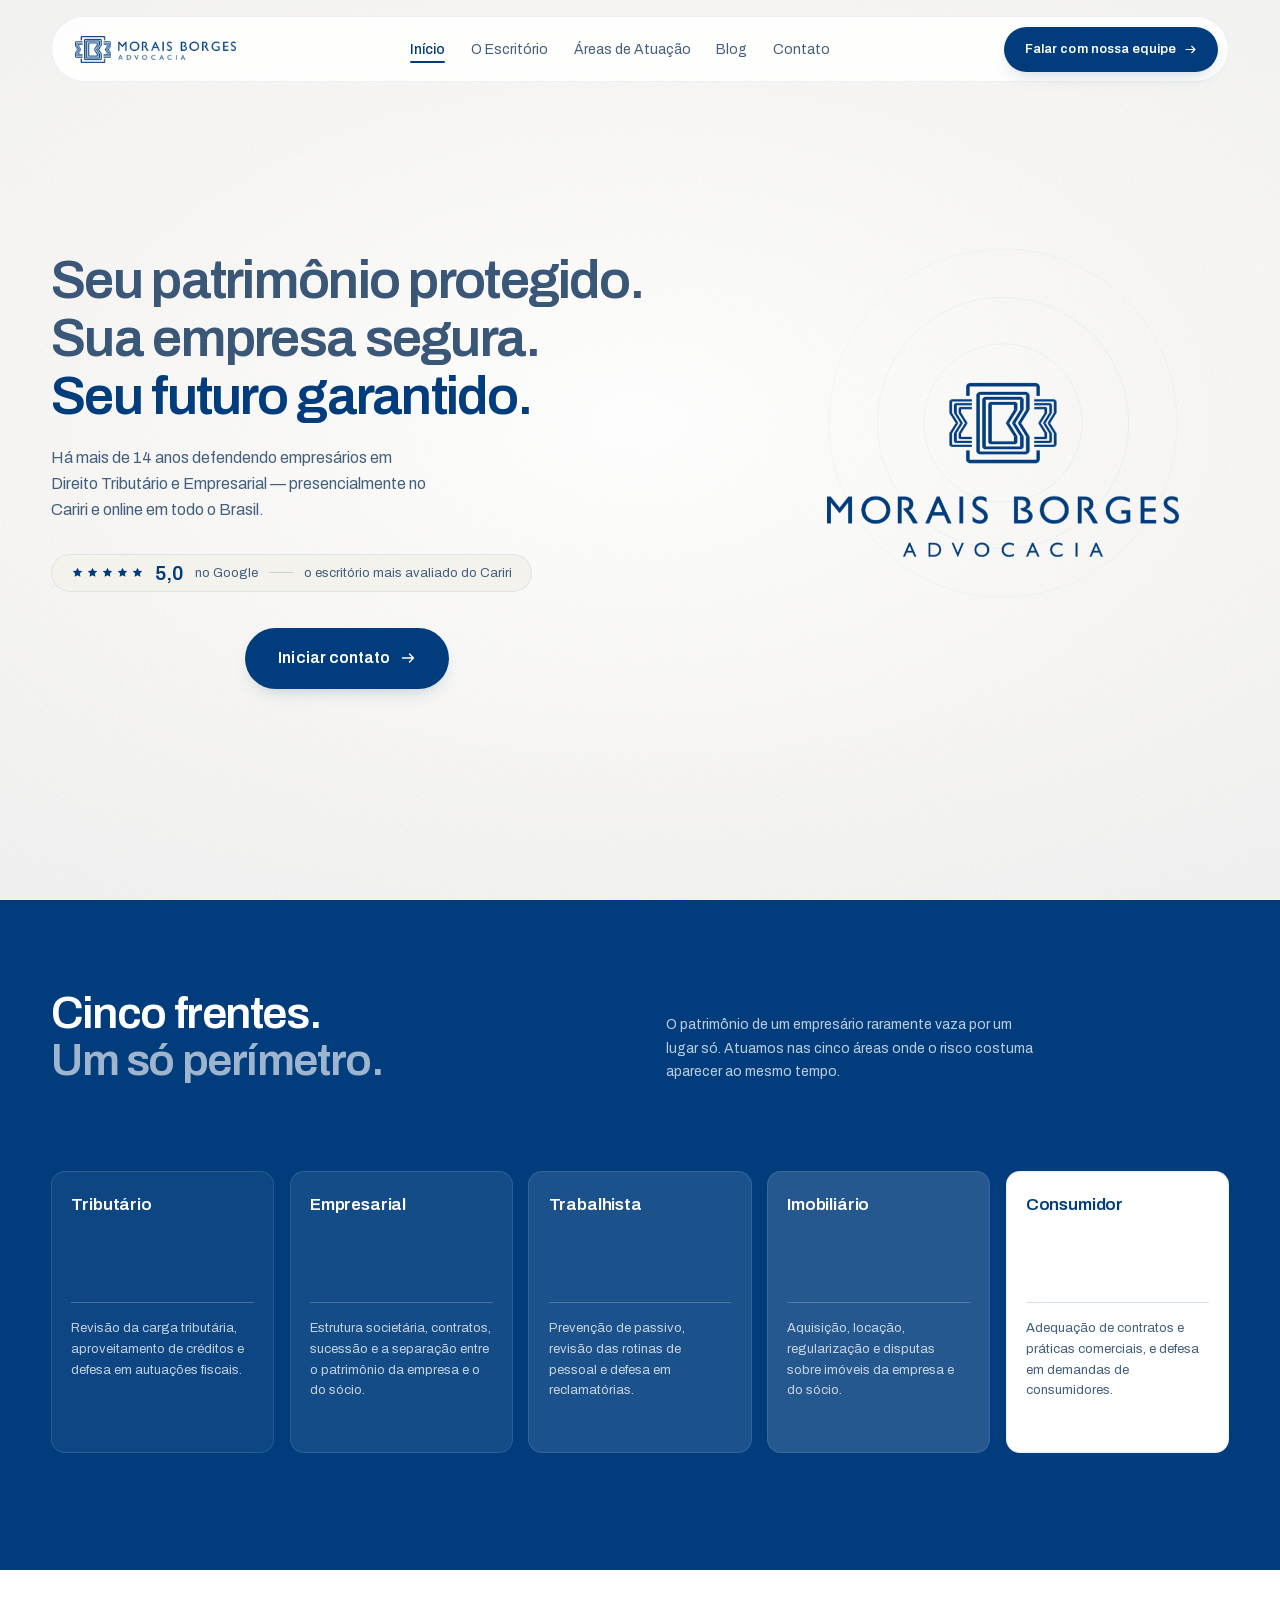
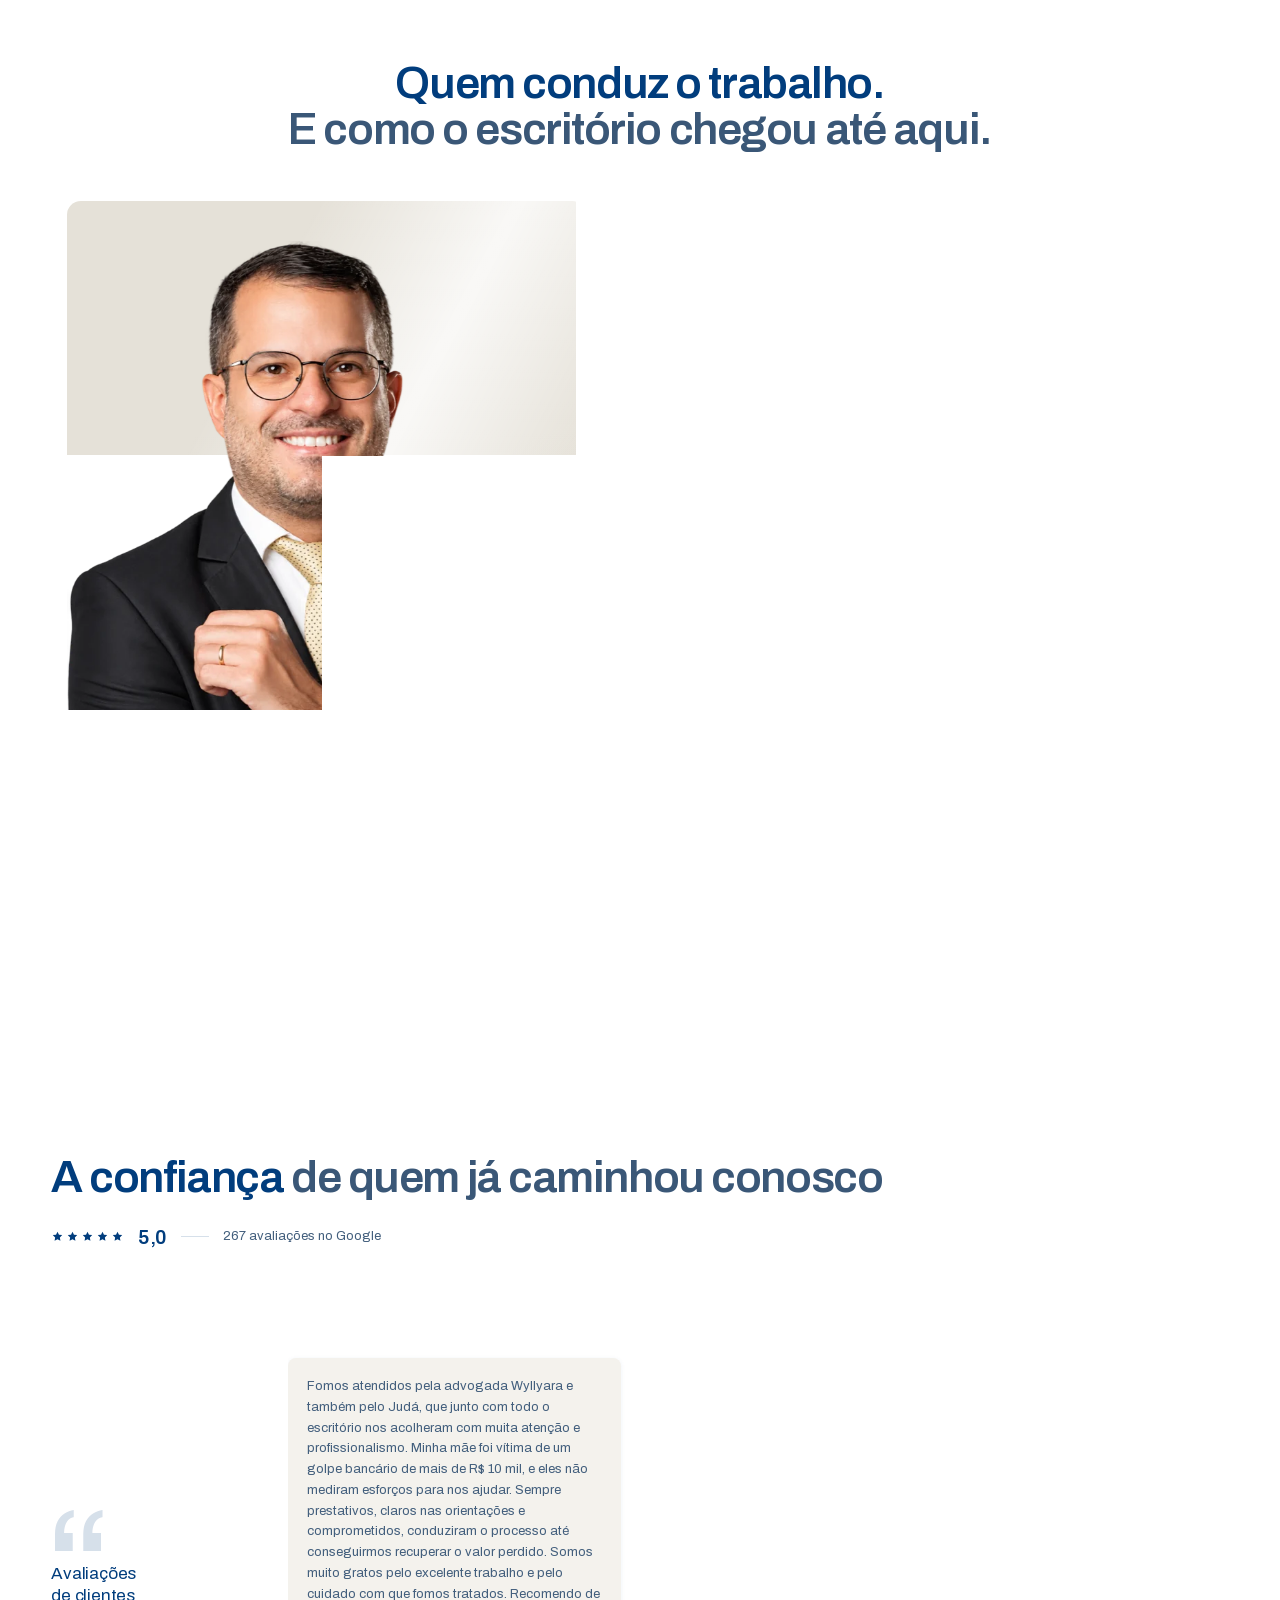
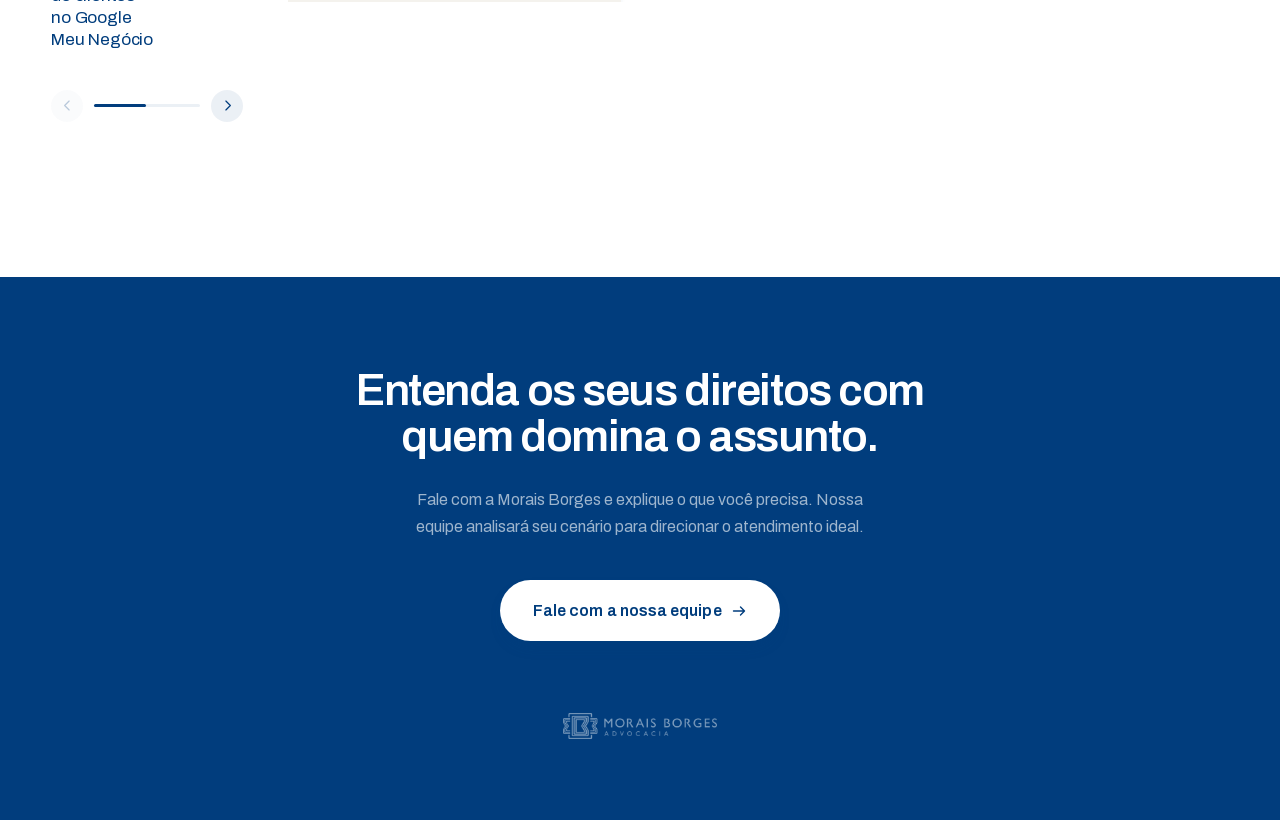
<file: index.html>
<!doctype html>
<html lang="pt-BR">
<head>
  <meta charset="utf-8">
  <meta name="viewport" content="width=device-width, initial-scale=1">
  <title>Morais Borges — Advocacia Empresarial</title>
  <meta name="description" content="Advocacia empresarial preventiva em direito tributário, empresarial, trabalhista, imobiliário e do consumidor. Proteção patrimonial e redução de risco para empresários.">
  <meta name="theme-color" content="#ffffff">

  <link rel="preload" href="assets/fonts/archivo-0186fb75.woff2" as="font" type="font/woff2" crossorigin>
  <link rel="icon" href="assets/img/favicon-32.png" sizes="32x32">
  <link rel="apple-touch-icon" href="assets/img/favicon-180.png">
  <link rel="stylesheet" href="assets/css/fonts.css?v=20261002b">
  <link rel="stylesheet" href="assets/css/styles.css?v=20261002b">

  <script>
    // A revelação não depende de main.js: se ele falhar, faltar ou for bloqueado,
    // a hero ainda entra por conta própria em vez de ficar num campo vazio.
    document.documentElement.classList.add("js");
    document.addEventListener("DOMContentLoaded", function () {
      requestAnimationFrame(function () {
        requestAnimationFrame(function () { document.body.classList.add("is-ready"); });
      });
    });
  </script>
</head>
<body>
<!--
  THESIS: O padrão institucional da advocacia executado em papel branco, sem acento de
  cor: a autoridade vem da tipografia e da profundidade da tinta, não do dourado que a
  categoria usa por hábito. Recusa o arranjo frouxo do setor — foto de banco de imagens,
  balança, texto genérico centralizado sem grade.
  OWN-WORLD: papel branco com degraus de pedra quente (#FFFFFF → #E5E1D8), tinta azul
  (#013D7D, escolhida pelo usuário) como texto, fio, botão, faixa e único acento; uma grotesca só, do display
  à UI, com a hierarquia vindo de peso e entreletra; filetes de 1px, arcos concêntricos.
  STORY: o visitante entende que existe advocacia que atua antes do problema, acredita que
  este escritório trata patrimônio como estrutura, e agenda uma consultoria.
  FIRST VIEWPORT: uma coluna centrada de cinco peças — o lockup vertical da marca, com
  arcos concêntricos irradiando do monograma sobre papel iluminado no meio e fechado
  nas bordas; título em três linhas, as duas primeiras em tinta rebaixada e a
  terceira em tinta cheia; subtítulo; selo de prova em pílula de papel com
  as estrelas em tinta; e o botão de ação. O retrato, os balões de vidro e o traço de
  caneta existiram aqui e saíram a pedido do usuário; o retrato está guardado na pasta
  para uma seção futura.
  FORM: padrão da categoria escolhido pelo usuário na mesa de direção, depois revertido
  por ele do registro marinho-e-dourado para papel branco sem ouro; seed 777f4f62.
  FINISH: unreviewed and undocumented is unfinished; this build ends with the finish review, the verdict, and DESIGN.md
-->

<a class="skip-link" href="#conteudo">Pular para o conteúdo</a>

<header class="masthead" data-masthead>
  <div class="masthead__inner">
    <a class="brand" href="#topo">
      <img class="brand__logo" src="assets/img/logo-morais-borges.webp"
           alt="Morais Borges Advocacia — ir para o topo"
           width="856" height="143" fetchpriority="high" decoding="async">
    </a>

    <nav class="masthead__nav" aria-label="Navegação principal">
      <ul>
        <li><a href="#topo" aria-current="page">Início</a></li>
        <li><a href="#escritorio">O Escritório</a></li>
        <li><a href="#areas">Áreas de Atuação</a></li>
        <li><a href="blog.html">Blog</a></li>
        <li><a href="#agendar">Contato</a></li>
      </ul>
    </nav>

    <div class="masthead__actions">
      <a class="btn btn--ink btn--sm" href="#agendar">
        Falar com nossa equipe
        <svg class="btn__arrow" viewBox="0 0 16 16" aria-hidden="true" focusable="false">
          <path d="M2.5 8h11M9.5 4l4 4-4 4" fill="none" stroke="currentColor" stroke-width="1.4" stroke-linecap="round" stroke-linejoin="round"/>
        </svg>
      </a>
      <button class="masthead__toggle" type="button" aria-expanded="false" aria-controls="menu-movel" data-menu-toggle>
        <span class="masthead__toggle-bars" aria-hidden="true"><i></i><i></i></span>
        <span class="u-sr">Abrir menu</span>
      </button>
    </div>
  </div>

  <div class="mobile-menu" id="menu-movel" hidden data-mobile-menu>
    <ul>
      <li><a href="#topo" aria-current="page">Início</a></li>
      <li><a href="#escritorio">O Escritório</a></li>
      <li><a href="#areas">Áreas de Atuação</a></li>
      <li><a href="blog.html">Blog</a></li>
      <li><a href="#agendar">Contato</a></li>
    </ul>
    <a class="btn btn--ink btn--block" href="#agendar">Falar com nossa equipe</a>
  </div>
</header>

<main id="conteudo">

  <section class="hero" id="topo">
    <div class="hero__inner">

      <!-- Texto transcrito da imagem enviada pelo escritório. As três linhas do
           título são quebras autorais, não resultado de refluxo: a tríade se
           constrói uma linha por vez e precisa cair sempre assim. -->
      <div class="hero__lede">
        <h1 class="hero__title" data-reveal>
          <span class="hero__title-line">Seu patrimônio protegido.</span>
          <span class="hero__title-line">Sua empresa segura.</span>
          <em class="hero__title-line hero__title-line--accent">Seu futuro garantido.</em>
        </h1>

        <p class="hero__sub" data-reveal>
          Há mais de 14 anos defendendo empresários em Direito Tributário e
          Empresarial — presencialmente no Cariri e online em todo o Brasil.
        </p>

        <!-- As estrelas são desenhadas e ficam em tinta, não em ouro: esta
             página não tem cor de acento. O rótulo do role já diz a nota por
             extenso, então os cinco SVGs ficam fora da árvore acessível. -->
        <p class="hero__selo" data-reveal>
          <span class="hero__estrelas" role="img" aria-label="Nota cinco de cinco estrelas">
            <svg viewBox="0 0 24 24" aria-hidden="true"><path d="M12 3.1l2.7 5.47 6.03.88-4.36 4.25 1.03 6.01L12 16.87l-5.4 2.84 1.03-6.01L3.27 9.45l6.03-.88z" fill="currentColor"/></svg>
            <svg viewBox="0 0 24 24" aria-hidden="true"><path d="M12 3.1l2.7 5.47 6.03.88-4.36 4.25 1.03 6.01L12 16.87l-5.4 2.84 1.03-6.01L3.27 9.45l6.03-.88z" fill="currentColor"/></svg>
            <svg viewBox="0 0 24 24" aria-hidden="true"><path d="M12 3.1l2.7 5.47 6.03.88-4.36 4.25 1.03 6.01L12 16.87l-5.4 2.84 1.03-6.01L3.27 9.45l6.03-.88z" fill="currentColor"/></svg>
            <svg viewBox="0 0 24 24" aria-hidden="true"><path d="M12 3.1l2.7 5.47 6.03.88-4.36 4.25 1.03 6.01L12 16.87l-5.4 2.84 1.03-6.01L3.27 9.45l6.03-.88z" fill="currentColor"/></svg>
            <svg viewBox="0 0 24 24" aria-hidden="true"><path d="M12 3.1l2.7 5.47 6.03.88-4.36 4.25 1.03 6.01L12 16.87l-5.4 2.84 1.03-6.01L3.27 9.45l6.03-.88z" fill="currentColor"/></svg>
          </span>
          <b class="hero__nota">5,0</b>
          <span>no Google</span>
          <span class="hero__sep" aria-hidden="true"></span>
          <span>o escritório mais avaliado do Cariri</span>
        </p>

        <a class="btn btn--ink btn--lg hero__cta" href="#agendar" data-reveal>
          Iniciar contato
          <svg class="btn__arrow" viewBox="0 0 16 16" aria-hidden="true" focusable="false">
            <path d="M2.5 8h11M9.5 4l4 4-4 4" fill="none" stroke="currentColor" stroke-width="1.4" stroke-linecap="round" stroke-linejoin="round"/>
          </svg>
        </a>
      </div>
      <!-- A marca ocupa a coluna da direita, e os arcos são o halo dentro dela: concêntricos
           com o monograma, que já é feito de molduras concêntricas. Ficando
           dentro da figura, o halo acompanha a marca em qualquer largura sem
           precisar ser reancorado a cada quebra.
           O alt é vazio de propósito: o cabeçalho logo acima já anuncia
           "Morais Borges Advocacia", e repetir o nome aqui só faria o leitor
           de tela dizer a mesma coisa duas vezes. -->
      <figure class="hero__crest">
        <svg class="hero__arcs" viewBox="0 0 1000 1000" aria-hidden="true" focusable="false" data-parallax="-0.25">
          <g fill="none" stroke="currentColor" stroke-width="1" vector-effect="non-scaling-stroke">
            <circle cx="500" cy="500" r="150"/>
            <circle cx="500" cy="500" r="238"/>
            <circle cx="500" cy="500" r="330"/>
            <circle cx="500" cy="500" r="428"/>
            <circle cx="500" cy="500" r="534"/>
            <circle cx="500" cy="500" r="648"/>
          </g>
        </svg>

        <!-- A entrada vai na imagem, não na figura: a animação `rise` termina
             num transform próprio e apagaria o transform da figura. Quem
             carrega data-reveal não pode depender de transform. -->
        <img class="hero__logo" src="assets/img/logo-morais-borges-empilhado.webp" alt="" data-reveal
             width="1253" height="619" fetchpriority="high" decoding="async">
      </figure>
    </div>
  </section>

  <section class="areas" id="areas" aria-labelledby="areas-titulo">
    <div class="areas__inner">

      <header class="areas__head">
        <h2 class="areas__title" id="areas-titulo" data-reveal-scroll>
          Cinco frentes. <span>Um só perímetro.</span>
        </h2>
        <p class="areas__lede" data-reveal-scroll>
          O patrimônio de um empresário raramente vaza por um lugar só. Atuamos nas
          cinco áreas onde o risco costuma aparecer ao mesmo tempo.
        </p>
      </header>

      <ul class="areas__grid">
        <li class="area area--1" data-reveal-scroll>
          <h3 class="area__name">Tributário</h3>
          <span class="area__rule" aria-hidden="true"></span>
          <p class="area__text">Revisão da carga tributária, aproveitamento de créditos e defesa em autuações fiscais.</p>
        </li>
        <li class="area area--2" data-reveal-scroll>
          <h3 class="area__name">Empresarial</h3>
          <span class="area__rule" aria-hidden="true"></span>
          <p class="area__text">Estrutura societária, contratos, sucessão e a separação entre o patrimônio da empresa e o do sócio.</p>
        </li>
        <li class="area area--3" data-reveal-scroll>
          <h3 class="area__name">Trabalhista</h3>
          <span class="area__rule" aria-hidden="true"></span>
          <p class="area__text">Prevenção de passivo, revisão das rotinas de pessoal e defesa em reclamatórias.</p>
        </li>
        <li class="area area--4" data-reveal-scroll>
          <h3 class="area__name">Imobiliário</h3>
          <span class="area__rule" aria-hidden="true"></span>
          <p class="area__text">Aquisição, locação, regularização e disputas sobre imóveis da empresa e do sócio.</p>
        </li>
        <li class="area area--5" data-reveal-scroll>
          <h3 class="area__name">Consumidor</h3>
          <span class="area__rule" aria-hidden="true"></span>
          <p class="area__text">Adequação de contratos e práticas comerciais, e defesa em demandas de consumidores.</p>
        </li>
      </ul>

    </div>
  </section>

  <section class="profile" id="escritorio" aria-labelledby="escritorio-titulo">
    <div class="profile__inner">

      <h2 class="profile__title" id="escritorio-titulo" data-reveal-scroll>
        Quem conduz o trabalho.
        <span>E como o escritório chegou até aqui.</span>
      </h2>


      <div class="duo" data-reveal-scroll>

        <figure class="duo__photo">
          <img src="assets/img/retrato-advogado-cor.webp" alt="Retrato de João Borges Filho" width="754" height="1000" loading="lazy" decoding="async">
        </figure>

        <div class="duo__panel">

          <p class="duo__name">João Borges Filho</p>
          <p class="duo__oab">OAB CE/24.881</p>

          <ul class="checks">
            <li>
              <svg viewBox="0 0 22 22" aria-hidden="true" focusable="false">
                <circle cx="11" cy="11" r="8.4" fill="none" stroke="currentColor" stroke-width="1.3"/>
                <path d="M7.4 11.2 10 13.8l4.7-5.4" fill="none" stroke="currentColor" stroke-width="1.3" stroke-linecap="round" stroke-linejoin="round"/>
              </svg>
              Mais de 14 anos de atuação em direito empresarial
            </li>
            <li>
              <svg viewBox="0 0 22 22" aria-hidden="true" focusable="false">
                <circle cx="11" cy="11" r="8.4" fill="none" stroke="currentColor" stroke-width="1.3"/>
                <path d="M7.4 11.2 10 13.8l4.7-5.4" fill="none" stroke="currentColor" stroke-width="1.3" stroke-linecap="round" stroke-linejoin="round"/>
              </svg>
              Uma equipe multidisciplinar
            </li>
            <li>
              <svg viewBox="0 0 22 22" aria-hidden="true" focusable="false">
                <circle cx="11" cy="11" r="8.4" fill="none" stroke="currentColor" stroke-width="1.3"/>
                <path d="M7.4 11.2 10 13.8l4.7-5.4" fill="none" stroke="currentColor" stroke-width="1.3" stroke-linecap="round" stroke-linejoin="round"/>
              </svg>
              Atendimento presencial no Cariri e online em todo o Brasil
            </li>
          </ul>

          <div class="duo__story">
            <article class="marco">
              <span class="marco__label">Fundação</span>
              <h3 class="marco__title">O início de uma trajetória</h3>
              <p class="marco__text">O escritório inicia sua atuação com o propósito de construir soluções jurídicas personalizadas, próximas e tecnicamente qualificadas.</p>
            </article>
            <article class="marco">
              <span class="marco__label">2018</span>
              <h3 class="marco__title">Prêmio CDL Joazeiro Empresarial</h3>
              <p class="marco__text">Reconhecimento da trajetória e da atuação junto ao ambiente empresarial da região.</p>
            </article>
            <article class="marco">
              <span class="marco__label">2019</span>
              <h3 class="marco__title">Participação na FENALAW</h3>
              <p class="marco__text">Presença em um dos principais eventos jurídicos da América Latina.</p>
            </article>
            <article class="marco">
              <span class="marco__label">Hoje</span>
              <h3 class="marco__title">Uma equipe multidisciplinar</h3>
              <p class="marco__text">Preparada para atender clientes presencialmente no Cariri e online em todo o Brasil.</p>
            </article>
          </div>

          <a class="btn btn--ink btn--lg duo__cta" href="#agendar">
            Iniciar contato
            <svg class="btn__arrow" viewBox="0 0 16 16" aria-hidden="true" focusable="false">
              <path d="M2.5 8h11M9.5 4l4 4-4 4" fill="none" stroke="currentColor" stroke-width="1.4" stroke-linecap="round" stroke-linejoin="round"/>
            </svg>
          </a>

        </div>
      </div>


    </div>
  </section>

  <!-- Avaliações reais do perfil do Google, transcritas literalmente: grafia,
       pontuação, quebras de linha e emoji são de quem escreveu, e não foram
       corrigidos. Editar as palavras de um cliente é falsear o depoimento.
       Faltam quatro das dez pedidas — ao acrescentar, copiar a estrutura de um
       card e ajustar data-nota e o aria-label se a nota não for cinco.
       NÃO inventar depoimento, nome ou nota. -->
  <section class="reviews" id="avaliacoes" aria-labelledby="avaliacoes-titulo">
    <div class="reviews__inner">

      <header class="reviews__head">
        <h2 class="reviews__title" id="avaliacoes-titulo" data-reveal-scroll>
          A confiança <span>de quem já caminhou conosco</span>
        </h2>

        <p class="reviews__stat" data-reveal-scroll>
          <span class="reviews__stars" role="img" aria-label="Nota cinco de cinco">
            <svg viewBox="0 0 24 24" aria-hidden="true"><path d="M12 3.1l2.7 5.47 6.03.88-4.36 4.25 1.03 6.01L12 16.87l-5.4 2.84 1.03-6.01L3.27 9.45l6.03-.88z" fill="currentColor"/></svg>
            <svg viewBox="0 0 24 24" aria-hidden="true"><path d="M12 3.1l2.7 5.47 6.03.88-4.36 4.25 1.03 6.01L12 16.87l-5.4 2.84 1.03-6.01L3.27 9.45l6.03-.88z" fill="currentColor"/></svg>
            <svg viewBox="0 0 24 24" aria-hidden="true"><path d="M12 3.1l2.7 5.47 6.03.88-4.36 4.25 1.03 6.01L12 16.87l-5.4 2.84 1.03-6.01L3.27 9.45l6.03-.88z" fill="currentColor"/></svg>
            <svg viewBox="0 0 24 24" aria-hidden="true"><path d="M12 3.1l2.7 5.47 6.03.88-4.36 4.25 1.03 6.01L12 16.87l-5.4 2.84 1.03-6.01L3.27 9.45l6.03-.88z" fill="currentColor"/></svg>
            <svg viewBox="0 0 24 24" aria-hidden="true"><path d="M12 3.1l2.7 5.47 6.03.88-4.36 4.25 1.03 6.01L12 16.87l-5.4 2.84 1.03-6.01L3.27 9.45l6.03-.88z" fill="currentColor"/></svg>
          </span>
          <b class="reviews__score">5,0</b>
          <span class="reviews__sep" aria-hidden="true"></span>
          <span>267 avaliações no Google</span>
        </p>
      </header>

      <div class="reviews__body">

        <aside class="reviews__aside" data-reveal-scroll>
          <span class="reviews__quote" aria-hidden="true">&ldquo;</span>
          <!-- As quebras são autorais: na coluna estreita o texto corrido
               partiria em "Avaliações de / clientes no / Google Meu". Cada
               linha aqui é uma unidade de sentido. No telefone a coluna é
               larga e o CSS desliga as quebras. -->
          <p class="reviews__label">Avaliações <br>de clientes <br>no Google <br>Meu Negócio</p>

          <div class="reviews__nav">
            <button class="reviews__arrow" type="button" data-scroll="prev" aria-controls="trilho-avaliacoes">
              <svg viewBox="0 0 16 16" aria-hidden="true" focusable="false"><path d="M10 2.5 4.5 8l5.5 5.5" fill="none" stroke="currentColor" stroke-width="1.5" stroke-linecap="round" stroke-linejoin="round"/></svg>
              <span class="u-sr">Avaliações anteriores</span>
            </button>
            <div class="reviews__progress" data-drag><span data-progress></span></div>
            <button class="reviews__arrow" type="button" data-scroll="next" aria-controls="trilho-avaliacoes">
              <svg viewBox="0 0 16 16" aria-hidden="true" focusable="false"><path d="M6 2.5 11.5 8 6 13.5" fill="none" stroke="currentColor" stroke-width="1.5" stroke-linecap="round" stroke-linejoin="round"/></svg>
              <span class="u-sr">Próximas avaliações</span>
            </button>
          </div>
        </aside>

        <ul class="reviews__track" id="trilho-avaliacoes" data-track tabindex="0" aria-label="Avaliações de clientes">
          <li class="review" data-reveal-scroll>
            <div class="review__bubble">
              <p class="review__text">Fomos atendidos pela advogada Wyllyara e também pelo Judá, que junto com todo o escritório nos acolheram com muita atenção e profissionalismo. Minha mãe foi vítima de um golpe bancário de mais de R$ 10 mil, e eles não mediram esforços para nos ajudar. Sempre prestativos, claros nas orientações e comprometidos, conduziram o processo até conseguirmos recuperar o valor perdido. Somos muito gratos pelo excelente trabalho e pelo cuidado com que fomos tratados. Recomendo de olhos fechados!</p>
              <span class="review__stars" role="img" aria-label="Nota cinco de cinco estrelas" data-nota="5">
                <svg viewBox="0 0 24 24" aria-hidden="true"><path d="M12 3.1l2.7 5.47 6.03.88-4.36 4.25 1.03 6.01L12 16.87l-5.4 2.84 1.03-6.01L3.27 9.45l6.03-.88z" fill="currentColor"/></svg>
                <svg viewBox="0 0 24 24" aria-hidden="true"><path d="M12 3.1l2.7 5.47 6.03.88-4.36 4.25 1.03 6.01L12 16.87l-5.4 2.84 1.03-6.01L3.27 9.45l6.03-.88z" fill="currentColor"/></svg>
                <svg viewBox="0 0 24 24" aria-hidden="true"><path d="M12 3.1l2.7 5.47 6.03.88-4.36 4.25 1.03 6.01L12 16.87l-5.4 2.84 1.03-6.01L3.27 9.45l6.03-.88z" fill="currentColor"/></svg>
                <svg viewBox="0 0 24 24" aria-hidden="true"><path d="M12 3.1l2.7 5.47 6.03.88-4.36 4.25 1.03 6.01L12 16.87l-5.4 2.84 1.03-6.01L3.27 9.45l6.03-.88z" fill="currentColor"/></svg>
                <svg viewBox="0 0 24 24" aria-hidden="true"><path d="M12 3.1l2.7 5.47 6.03.88-4.36 4.25 1.03 6.01L12 16.87l-5.4 2.84 1.03-6.01L3.27 9.45l6.03-.88z" fill="currentColor"/></svg>
              </span>
            </div>
            <div class="review__author">
              <span class="review__avatar" aria-hidden="true">
                <svg viewBox="0 0 24 24" focusable="false"><circle cx="12" cy="9" r="3.4" fill="none" stroke="currentColor" stroke-width="1.4"/><path d="M5.6 19.3c.7-3.3 3.3-5 6.4-5s5.7 1.7 6.4 5" fill="none" stroke="currentColor" stroke-width="1.4" stroke-linecap="round"/></svg>
              </span>
              <span class="review__who">
                <span class="review__name">Marcsuel Silva</span>
              </span>
            </div>
          </li>
          <li class="review" data-reveal-scroll>
            <div class="review__bubble">
              <p class="review__text">Atendimento excelente, de qualidade são muito claros, objetivos, e profissionais<br>
                Até o momento só tenho a agradecer essa equipe que tenho ctz foi Deus quem preparou eles na minha vida<br>
                Super recomendo eles atendem o Brasil todo pra terem uma ideia sou de São Paulo capital</p>
              <span class="review__stars" role="img" aria-label="Nota cinco de cinco estrelas" data-nota="5">
                <svg viewBox="0 0 24 24" aria-hidden="true"><path d="M12 3.1l2.7 5.47 6.03.88-4.36 4.25 1.03 6.01L12 16.87l-5.4 2.84 1.03-6.01L3.27 9.45l6.03-.88z" fill="currentColor"/></svg>
                <svg viewBox="0 0 24 24" aria-hidden="true"><path d="M12 3.1l2.7 5.47 6.03.88-4.36 4.25 1.03 6.01L12 16.87l-5.4 2.84 1.03-6.01L3.27 9.45l6.03-.88z" fill="currentColor"/></svg>
                <svg viewBox="0 0 24 24" aria-hidden="true"><path d="M12 3.1l2.7 5.47 6.03.88-4.36 4.25 1.03 6.01L12 16.87l-5.4 2.84 1.03-6.01L3.27 9.45l6.03-.88z" fill="currentColor"/></svg>
                <svg viewBox="0 0 24 24" aria-hidden="true"><path d="M12 3.1l2.7 5.47 6.03.88-4.36 4.25 1.03 6.01L12 16.87l-5.4 2.84 1.03-6.01L3.27 9.45l6.03-.88z" fill="currentColor"/></svg>
                <svg viewBox="0 0 24 24" aria-hidden="true"><path d="M12 3.1l2.7 5.47 6.03.88-4.36 4.25 1.03 6.01L12 16.87l-5.4 2.84 1.03-6.01L3.27 9.45l6.03-.88z" fill="currentColor"/></svg>
              </span>
            </div>
            <div class="review__author">
              <span class="review__avatar" aria-hidden="true">
                <svg viewBox="0 0 24 24" focusable="false"><circle cx="12" cy="9" r="3.4" fill="none" stroke="currentColor" stroke-width="1.4"/><path d="M5.6 19.3c.7-3.3 3.3-5 6.4-5s5.7 1.7 6.4 5" fill="none" stroke="currentColor" stroke-width="1.4" stroke-linecap="round"/></svg>
              </span>
              <span class="review__who">
                <span class="review__name">Rosana Santos</span>
              </span>
            </div>
          </li>
          <li class="review" data-reveal-scroll>
            <div class="review__bubble">
              <p class="review__text">Só tenho agradecer primeiramente a Deus e Segundo ao trabalho de vocês quê trabalha muito bem nos traz uma segurança e uma cinceridade muito clara e Objetiva são poucos quê trabalha da forma correta como vocês mais uma vez eu quero deixar O meu agradecimento 🙏🏻 e quem tiver alguma causa quê não está sendo resolvida entre em contato com a recepcionista Karol e a Dr Pryscila quê elas vão te atender super bem com muito amor e carinho e acima disso tudo muito esforço e dedicação eu recomendo por isso estou deixando essas 5 estrelas pq eles(a) realmente merecem Deus Abençõe grandemente!!!!❤️😍🥰🙏🏻🤗</p>
              <span class="review__stars" role="img" aria-label="Nota cinco de cinco estrelas" data-nota="5">
                <svg viewBox="0 0 24 24" aria-hidden="true"><path d="M12 3.1l2.7 5.47 6.03.88-4.36 4.25 1.03 6.01L12 16.87l-5.4 2.84 1.03-6.01L3.27 9.45l6.03-.88z" fill="currentColor"/></svg>
                <svg viewBox="0 0 24 24" aria-hidden="true"><path d="M12 3.1l2.7 5.47 6.03.88-4.36 4.25 1.03 6.01L12 16.87l-5.4 2.84 1.03-6.01L3.27 9.45l6.03-.88z" fill="currentColor"/></svg>
                <svg viewBox="0 0 24 24" aria-hidden="true"><path d="M12 3.1l2.7 5.47 6.03.88-4.36 4.25 1.03 6.01L12 16.87l-5.4 2.84 1.03-6.01L3.27 9.45l6.03-.88z" fill="currentColor"/></svg>
                <svg viewBox="0 0 24 24" aria-hidden="true"><path d="M12 3.1l2.7 5.47 6.03.88-4.36 4.25 1.03 6.01L12 16.87l-5.4 2.84 1.03-6.01L3.27 9.45l6.03-.88z" fill="currentColor"/></svg>
                <svg viewBox="0 0 24 24" aria-hidden="true"><path d="M12 3.1l2.7 5.47 6.03.88-4.36 4.25 1.03 6.01L12 16.87l-5.4 2.84 1.03-6.01L3.27 9.45l6.03-.88z" fill="currentColor"/></svg>
              </span>
            </div>
            <div class="review__author">
              <span class="review__avatar" aria-hidden="true">
                <svg viewBox="0 0 24 24" focusable="false"><circle cx="12" cy="9" r="3.4" fill="none" stroke="currentColor" stroke-width="1.4"/><path d="M5.6 19.3c.7-3.3 3.3-5 6.4-5s5.7 1.7 6.4 5" fill="none" stroke="currentColor" stroke-width="1.4" stroke-linecap="round"/></svg>
              </span>
              <span class="review__who">
                <span class="review__name">Beatriz Bezerra</span>
              </span>
            </div>
          </li>
          <li class="review" data-reveal-scroll>
            <div class="review__bubble">
              <p class="review__text">Escritório de excelência, com profissionais competentes, humanos e sensíveis, características fundamentais para nos ajudar a solucionar nossas questões que envolvam a justiça.<br>
                Um dos pontos principais que encontrei, ao precisar dos serviços do escritório Morais Borges Advocacia foi a maneira como fui acolhida e tive minha demanda ouvida com atenção e cuidado. Depois disso, me chamou a atenção a celeridade e o zelo dos profissionais, sempre prontos a tirar todas as minhas dúvidas.<br>
                Estão de parabéns. Recomendo sem pestanejar.</p>
              <span class="review__stars" role="img" aria-label="Nota cinco de cinco estrelas" data-nota="5">
                <svg viewBox="0 0 24 24" aria-hidden="true"><path d="M12 3.1l2.7 5.47 6.03.88-4.36 4.25 1.03 6.01L12 16.87l-5.4 2.84 1.03-6.01L3.27 9.45l6.03-.88z" fill="currentColor"/></svg>
                <svg viewBox="0 0 24 24" aria-hidden="true"><path d="M12 3.1l2.7 5.47 6.03.88-4.36 4.25 1.03 6.01L12 16.87l-5.4 2.84 1.03-6.01L3.27 9.45l6.03-.88z" fill="currentColor"/></svg>
                <svg viewBox="0 0 24 24" aria-hidden="true"><path d="M12 3.1l2.7 5.47 6.03.88-4.36 4.25 1.03 6.01L12 16.87l-5.4 2.84 1.03-6.01L3.27 9.45l6.03-.88z" fill="currentColor"/></svg>
                <svg viewBox="0 0 24 24" aria-hidden="true"><path d="M12 3.1l2.7 5.47 6.03.88-4.36 4.25 1.03 6.01L12 16.87l-5.4 2.84 1.03-6.01L3.27 9.45l6.03-.88z" fill="currentColor"/></svg>
                <svg viewBox="0 0 24 24" aria-hidden="true"><path d="M12 3.1l2.7 5.47 6.03.88-4.36 4.25 1.03 6.01L12 16.87l-5.4 2.84 1.03-6.01L3.27 9.45l6.03-.88z" fill="currentColor"/></svg>
              </span>
            </div>
            <div class="review__author">
              <span class="review__avatar" aria-hidden="true">
                <svg viewBox="0 0 24 24" focusable="false"><circle cx="12" cy="9" r="3.4" fill="none" stroke="currentColor" stroke-width="1.4"/><path d="M5.6 19.3c.7-3.3 3.3-5 6.4-5s5.7 1.7 6.4 5" fill="none" stroke="currentColor" stroke-width="1.4" stroke-linecap="round"/></svg>
              </span>
              <span class="review__who">
                <span class="review__name">Sammyra Santana</span>
              </span>
            </div>
          </li>
          <li class="review" data-reveal-scroll>
            <div class="review__bubble">
              <p class="review__text">O advogado João Filho e sua equipe tem zelo e compromisso com o processo do cliente. Conseguem humanizar as relações e abraçam a causa mostrando o interesse pela totalidade dos fatos sem desconsiderar a carga emocional do cliente. Assumiu meu processo com muita humanização, prestou e presta o melhor serviço, buscando sempre a melhor opção. De uma receptividade ímpar acolhe e caminha sempre junto, sem dúvida alguma é o melhor escritório de advocacia da região.</p>
              <span class="review__stars" role="img" aria-label="Nota cinco de cinco estrelas" data-nota="5">
                <svg viewBox="0 0 24 24" aria-hidden="true"><path d="M12 3.1l2.7 5.47 6.03.88-4.36 4.25 1.03 6.01L12 16.87l-5.4 2.84 1.03-6.01L3.27 9.45l6.03-.88z" fill="currentColor"/></svg>
                <svg viewBox="0 0 24 24" aria-hidden="true"><path d="M12 3.1l2.7 5.47 6.03.88-4.36 4.25 1.03 6.01L12 16.87l-5.4 2.84 1.03-6.01L3.27 9.45l6.03-.88z" fill="currentColor"/></svg>
                <svg viewBox="0 0 24 24" aria-hidden="true"><path d="M12 3.1l2.7 5.47 6.03.88-4.36 4.25 1.03 6.01L12 16.87l-5.4 2.84 1.03-6.01L3.27 9.45l6.03-.88z" fill="currentColor"/></svg>
                <svg viewBox="0 0 24 24" aria-hidden="true"><path d="M12 3.1l2.7 5.47 6.03.88-4.36 4.25 1.03 6.01L12 16.87l-5.4 2.84 1.03-6.01L3.27 9.45l6.03-.88z" fill="currentColor"/></svg>
                <svg viewBox="0 0 24 24" aria-hidden="true"><path d="M12 3.1l2.7 5.47 6.03.88-4.36 4.25 1.03 6.01L12 16.87l-5.4 2.84 1.03-6.01L3.27 9.45l6.03-.88z" fill="currentColor"/></svg>
              </span>
            </div>
            <div class="review__author">
              <span class="review__avatar" aria-hidden="true">
                <svg viewBox="0 0 24 24" focusable="false"><circle cx="12" cy="9" r="3.4" fill="none" stroke="currentColor" stroke-width="1.4"/><path d="M5.6 19.3c.7-3.3 3.3-5 6.4-5s5.7 1.7 6.4 5" fill="none" stroke="currentColor" stroke-width="1.4" stroke-linecap="round"/></svg>
              </span>
              <span class="review__who">
                <span class="review__name">Amanda Alves</span>
              </span>
            </div>
          </li>
          <li class="review" data-reveal-scroll>
            <div class="review__bubble">
              <p class="review__text">Atendimento exemplar, com profissionais de alto padrão, trabalhando de maneira responsável, justa e honrosa. O serviço prestado por vocês ajudam a nossa sociedade a transformar conhecimento em justiça, desafios em vitórias e, é claro, direitos em realidade! Parabéns a todos que compõem a Morais Borges Advocacia!</p>
              <span class="review__stars" role="img" aria-label="Nota cinco de cinco estrelas" data-nota="5">
                <svg viewBox="0 0 24 24" aria-hidden="true"><path d="M12 3.1l2.7 5.47 6.03.88-4.36 4.25 1.03 6.01L12 16.87l-5.4 2.84 1.03-6.01L3.27 9.45l6.03-.88z" fill="currentColor"/></svg>
                <svg viewBox="0 0 24 24" aria-hidden="true"><path d="M12 3.1l2.7 5.47 6.03.88-4.36 4.25 1.03 6.01L12 16.87l-5.4 2.84 1.03-6.01L3.27 9.45l6.03-.88z" fill="currentColor"/></svg>
                <svg viewBox="0 0 24 24" aria-hidden="true"><path d="M12 3.1l2.7 5.47 6.03.88-4.36 4.25 1.03 6.01L12 16.87l-5.4 2.84 1.03-6.01L3.27 9.45l6.03-.88z" fill="currentColor"/></svg>
                <svg viewBox="0 0 24 24" aria-hidden="true"><path d="M12 3.1l2.7 5.47 6.03.88-4.36 4.25 1.03 6.01L12 16.87l-5.4 2.84 1.03-6.01L3.27 9.45l6.03-.88z" fill="currentColor"/></svg>
                <svg viewBox="0 0 24 24" aria-hidden="true"><path d="M12 3.1l2.7 5.47 6.03.88-4.36 4.25 1.03 6.01L12 16.87l-5.4 2.84 1.03-6.01L3.27 9.45l6.03-.88z" fill="currentColor"/></svg>
              </span>
            </div>
            <div class="review__author">
              <span class="review__avatar" aria-hidden="true">
                <svg viewBox="0 0 24 24" focusable="false"><circle cx="12" cy="9" r="3.4" fill="none" stroke="currentColor" stroke-width="1.4"/><path d="M5.6 19.3c.7-3.3 3.3-5 6.4-5s5.7 1.7 6.4 5" fill="none" stroke="currentColor" stroke-width="1.4" stroke-linecap="round"/></svg>
              </span>
              <span class="review__who">
                <span class="review__name">Yuri Bezerra Rodrigues Martins</span>
              </span>
            </div>
          </li>
        </ul>

      </div>


    </div>
  </section>


  <!-- O botão abre o WhatsApp do escritório: 55 88 99247-1664. O link é o que
       o próprio WhatsApp gera, com os parâmetros dele. `text` está vazio de
       propósito — a conversa abre sem mensagem pronta. Para sugerir uma,
       basta preencher `text=` com o texto já codificado para URL. -->
  <section class="contact" id="agendar" aria-labelledby="agendar-titulo">
    <div class="contact__inner">

      <h2 class="contact__title" id="agendar-titulo" data-reveal-scroll>
        Entenda os seus direitos com quem domina o assunto.
      </h2>

      <p class="contact__text" data-reveal-scroll>
        Fale com a Morais Borges e explique o que você precisa. Nossa equipe
        analisará seu cenário para direcionar o atendimento ideal.
      </p>

      <a class="btn btn--ink btn--lg contact__cta" data-reveal-scroll
         href="https://api.whatsapp.com/send/?phone=5588992471664&amp;text&amp;type=phone_number&amp;app_absent=0"
         target="_blank" rel="noopener">
        Fale com a nossa equipe
        <svg class="btn__arrow" viewBox="0 0 16 16" aria-hidden="true" focusable="false">
          <path d="M2.5 8h11M9.5 4l4 4-4 4" fill="none" stroke="currentColor" stroke-width="1.4" stroke-linecap="round" stroke-linejoin="round"/>
        </svg>
      </a>


      <img class="contact__mark" src="assets/img/logo-morais-borges.webp" alt=""
           width="856" height="143" loading="lazy" decoding="async">

    </div>
  </section>

</main>

<script src="assets/js/main.js?v=20261002b" defer></script>
</body>
</html>
</file>
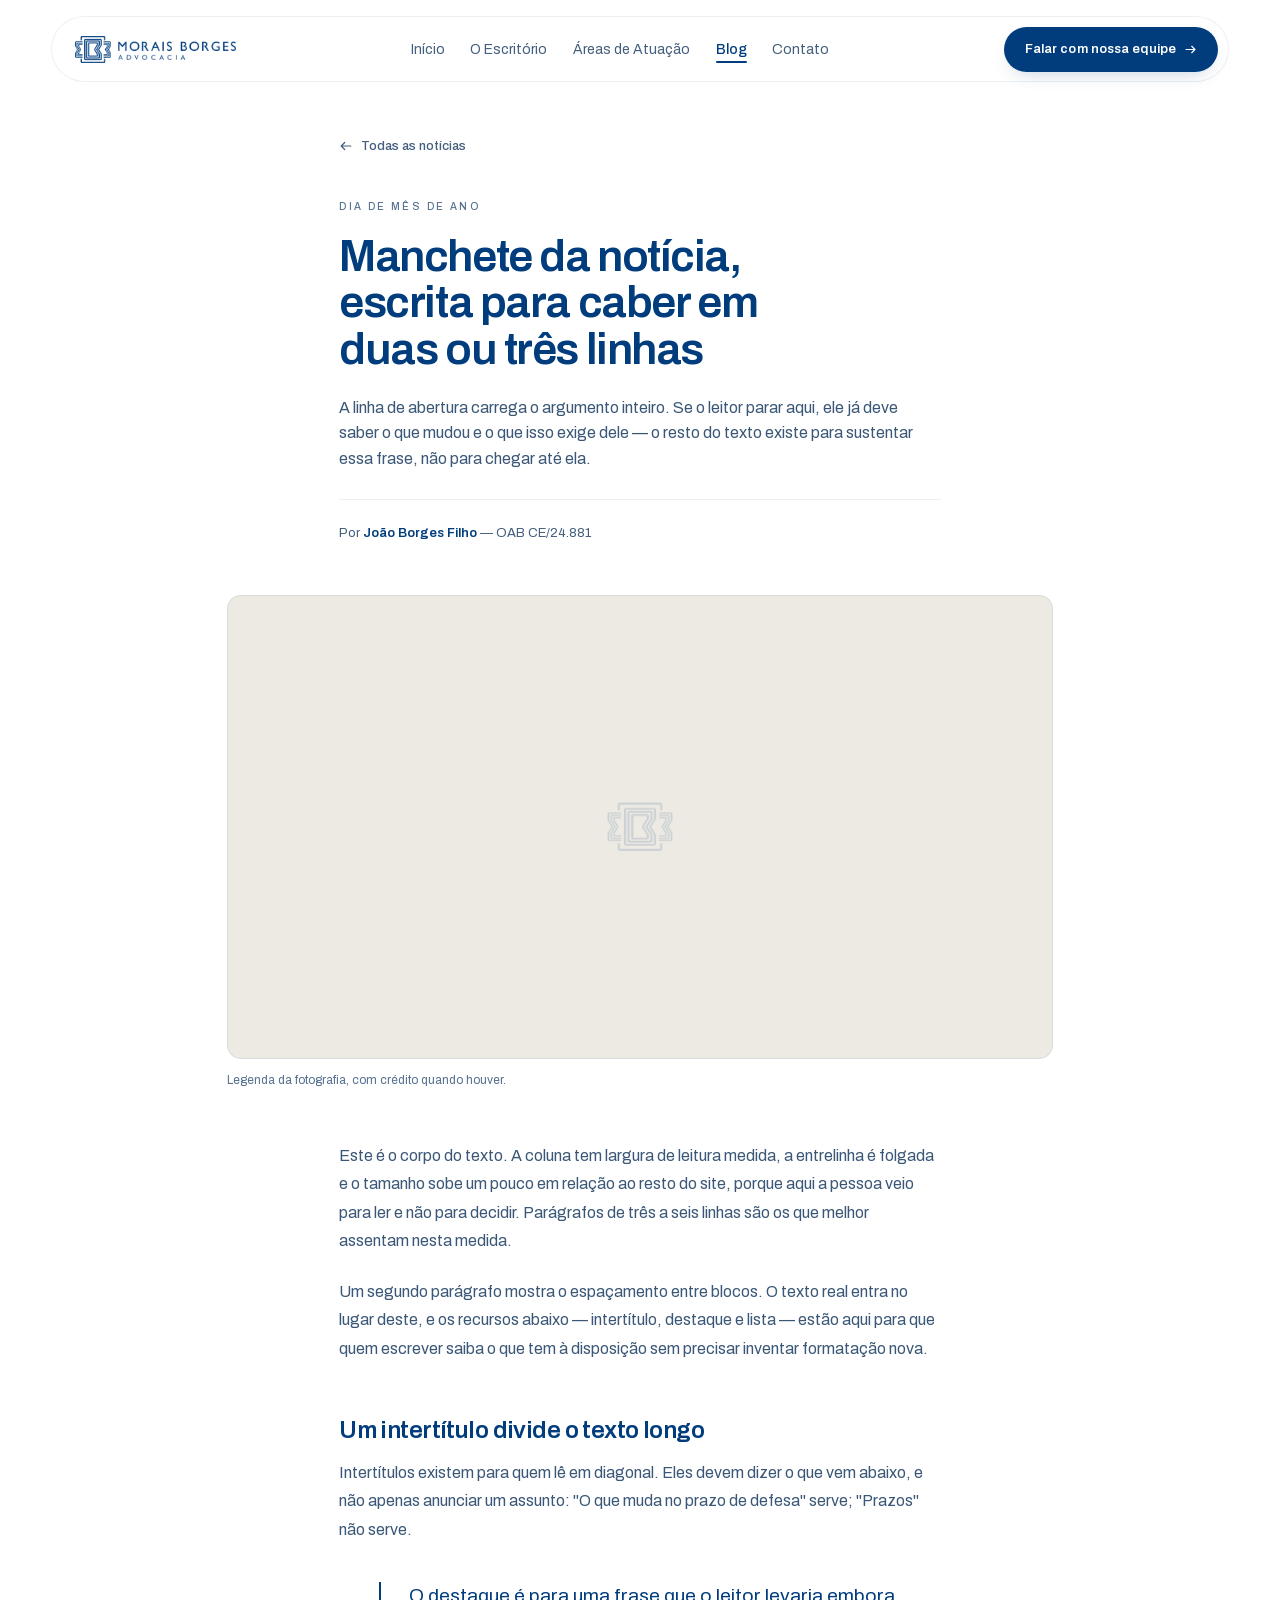
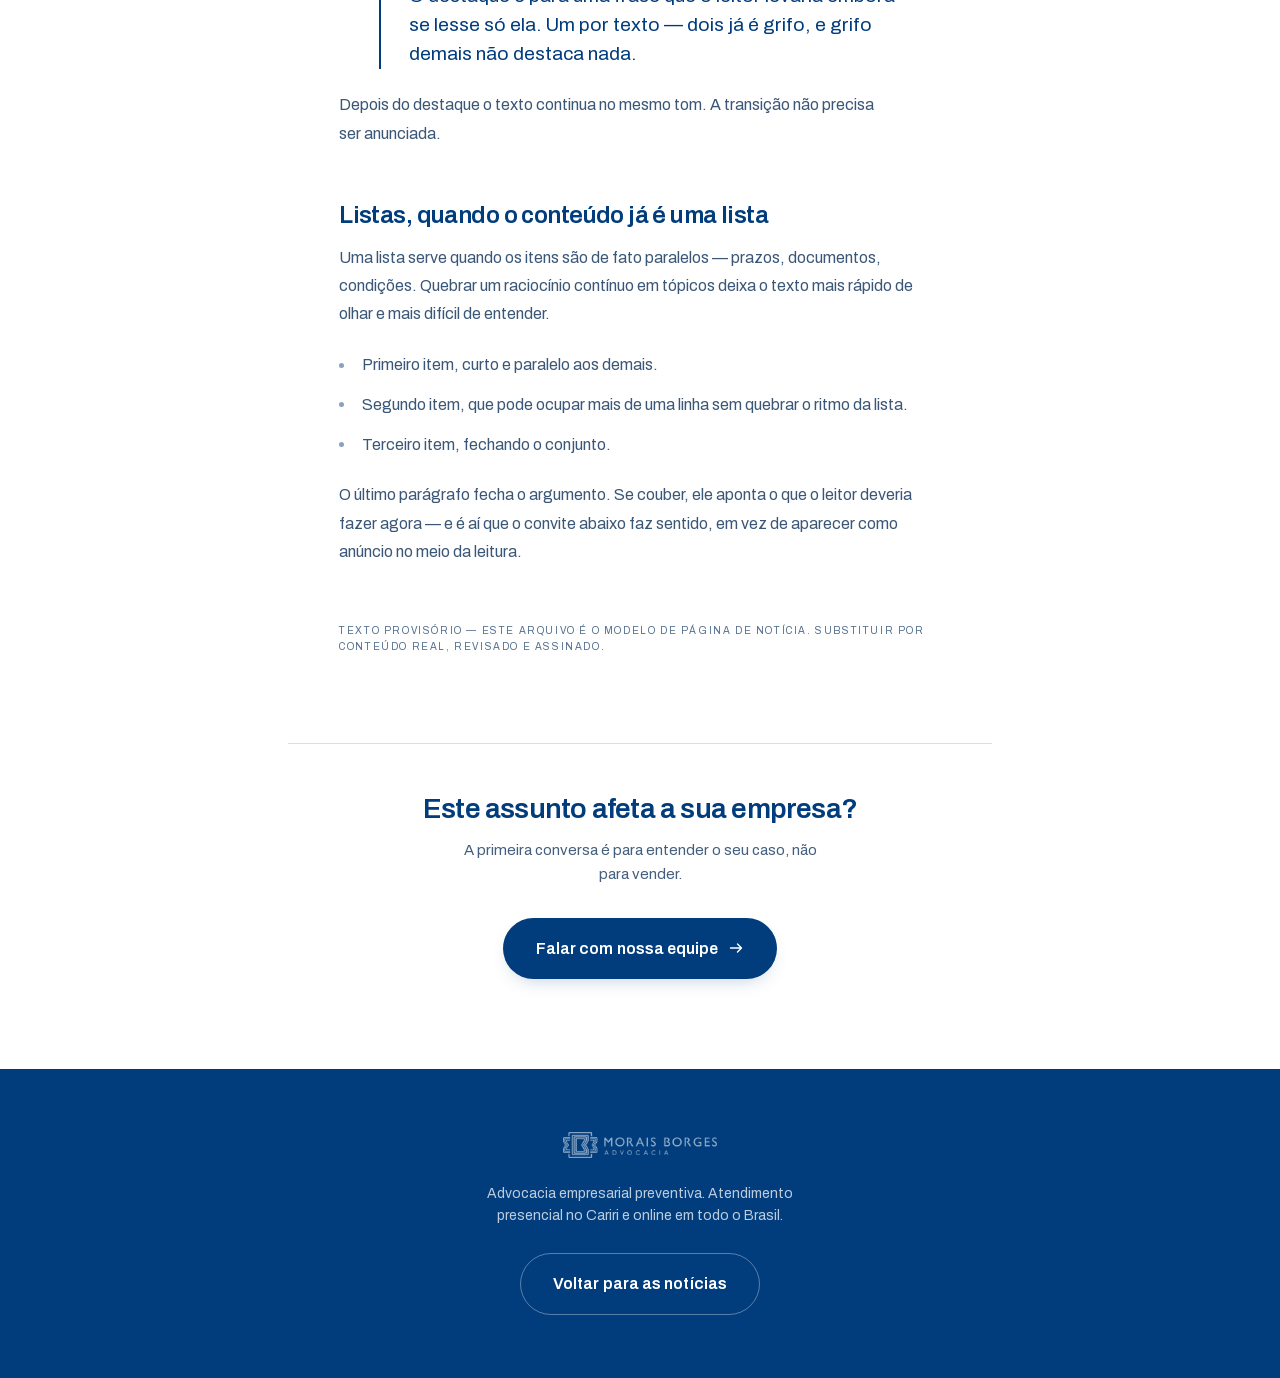
<file: blog-noticia.html>
<!doctype html>
<html lang="pt-BR">
<head>
  <meta charset="utf-8">
  <meta name="viewport" content="width=device-width, initial-scale=1">
  <title>Título da notícia — Morais Borges Advocacia</title>
  <meta name="description" content="Modelo de página de notícia do blog do escritório Morais Borges.">
  <meta name="theme-color" content="#ffffff">

  <link rel="preload" href="assets/fonts/archivo-0186fb75.woff2" as="font" type="font/woff2" crossorigin>
  <link rel="icon" href="assets/img/favicon-32.png" sizes="32x32">
  <link rel="apple-touch-icon" href="assets/img/favicon-180.png">
  <link rel="stylesheet" href="assets/css/fonts.css?v=20261002b">
  <link rel="stylesheet" href="assets/css/styles.css?v=20261002b">

  <script>
    document.documentElement.classList.add("js");
    document.addEventListener("DOMContentLoaded", function () {
      requestAnimationFrame(function () {
        requestAnimationFrame(function () { document.body.classList.add("is-ready"); });
      });
    });
  </script>
</head>
<body>
<!--
  MODELO de página de notícia. Num site estático sem CMS, cada notícia é uma
  cópia deste arquivo: duplicar, trocar <title>, a meta description, o conteúdo
  e a foto, e apontar o card correspondente em blog.html para o arquivo novo.

  O texto abaixo é provisório e fala de si mesmo de propósito. Ele existe para
  mostrar a medida de leitura, a entrelinha e os recursos disponíveis —
  intertítulo, destaque e lista — e deve sair inteiro quando a notícia real
  entrar, junto com .post__notice.

  ATENÇÃO: não publicar aqui texto jurídico gerado sem revisão. A página sai
  assinada por um advogado com registro; o conteúdo é responsabilidade dele.
-->

<a class="skip-link" href="#conteudo">Pular para o conteúdo</a>

<header class="masthead" data-masthead>
  <div class="masthead__inner">
    <a class="brand" href="index.html#topo">
      <img class="brand__logo" src="assets/img/logo-morais-borges.webp"
           alt="Morais Borges Advocacia — ir para a página inicial"
           width="856" height="143" fetchpriority="high" decoding="async">
    </a>

    <nav class="masthead__nav" aria-label="Navegação principal">
      <ul>
        <li><a href="index.html#topo">Início</a></li>
        <li><a href="index.html#escritorio">O Escritório</a></li>
        <li><a href="index.html#areas">Áreas de Atuação</a></li>
        <li><a href="blog.html" aria-current="page">Blog</a></li>
        <li><a href="index.html#agendar">Contato</a></li>
      </ul>
    </nav>

    <div class="masthead__actions">
      <a class="btn btn--ink btn--sm" href="index.html#agendar">
        Falar com nossa equipe
        <svg class="btn__arrow" viewBox="0 0 16 16" aria-hidden="true" focusable="false">
          <path d="M2.5 8h11M9.5 4l4 4-4 4" fill="none" stroke="currentColor" stroke-width="1.4" stroke-linecap="round" stroke-linejoin="round"/>
        </svg>
      </a>
      <button class="masthead__toggle" type="button" aria-expanded="false" aria-controls="menu-movel" data-menu-toggle>
        <span class="masthead__toggle-bars" aria-hidden="true"><i></i><i></i></span>
        <span class="u-sr">Abrir menu</span>
      </button>
    </div>
  </div>

  <div class="mobile-menu" id="menu-movel" hidden data-mobile-menu>
    <ul>
      <li><a href="index.html#topo">Início</a></li>
      <li><a href="index.html#escritorio">O Escritório</a></li>
      <li><a href="index.html#areas">Áreas de Atuação</a></li>
      <li><a href="blog.html" aria-current="page">Blog</a></li>
      <li><a href="index.html#agendar">Contato</a></li>
    </ul>
    <a class="btn btn--ink btn--block" href="index.html#agendar">Falar com nossa equipe</a>
  </div>
</header>

<main id="conteudo" class="post">

  <article>
    <header class="post__head">
      <a class="post__voltar" href="blog.html">
        <svg viewBox="0 0 16 16" aria-hidden="true" focusable="false">
          <path d="M13.5 8h-11M6.5 4l-4 4 4 4" fill="none" stroke="currentColor" stroke-width="1.4" stroke-linecap="round" stroke-linejoin="round"/>
        </svg>
        Todas as notícias
      </a>

      <p class="post__data" data-reveal>dia de mês de ano</p>

      <h1 class="post__title" data-reveal>
        Manchete da notícia, escrita para caber em duas ou três linhas
      </h1>

      <p class="post__lede" data-reveal>
        A linha de abertura carrega o argumento inteiro. Se o leitor parar aqui,
        ele já deve saber o que mudou e o que isso exige dele — o resto do texto
        existe para sustentar essa frase, não para chegar até ela.
      </p>

      <p class="post__assinatura" data-reveal>
        Por <b>João Borges Filho</b> — OAB CE/24.881
      </p>
    </header>

    <figure class="post__figura" data-reveal>
      <span class="post__foto" aria-hidden="true"></span>
      <figcaption>Legenda da fotografia, com crédito quando houver.</figcaption>
    </figure>

    <div class="post__corpo" data-reveal>
      <p>
        Este é o corpo do texto. A coluna tem largura de leitura medida, a
        entrelinha é folgada e o tamanho sobe um pouco em relação ao resto do
        site, porque aqui a pessoa veio para ler e não para decidir. Parágrafos
        de três a seis linhas são os que melhor assentam nesta medida.
      </p>
      <p>
        Um segundo parágrafo mostra o espaçamento entre blocos. O texto real
        entra no lugar deste, e os recursos abaixo — intertítulo, destaque e
        lista — estão aqui para que quem escrever saiba o que tem à disposição
        sem precisar inventar formatação nova.
      </p>

      <h2>Um intertítulo divide o texto longo</h2>
      <p>
        Intertítulos existem para quem lê em diagonal. Eles devem dizer o que
        vem abaixo, e não apenas anunciar um assunto: "O que muda no prazo de
        defesa" serve; "Prazos" não serve.
      </p>

      <blockquote>
        O destaque é para uma frase que o leitor levaria embora se lesse só ela.
        Um por texto — dois já é grifo, e grifo demais não destaca nada.
      </blockquote>

      <p>
        Depois do destaque o texto continua no mesmo tom. A transição não
        precisa ser anunciada.
      </p>

      <h2>Listas, quando o conteúdo já é uma lista</h2>
      <p>
        Uma lista serve quando os itens são de fato paralelos — prazos,
        documentos, condições. Quebrar um raciocínio contínuo em tópicos deixa o
        texto mais rápido de olhar e mais difícil de entender.
      </p>
      <ul>
        <li>Primeiro item, curto e paralelo aos demais.</li>
        <li>Segundo item, que pode ocupar mais de uma linha sem quebrar o ritmo da lista.</li>
        <li>Terceiro item, fechando o conjunto.</li>
      </ul>

      <p>
        O último parágrafo fecha o argumento. Se couber, ele aponta o que o
        leitor deveria fazer agora — e é aí que o convite abaixo faz sentido,
        em vez de aparecer como anúncio no meio da leitura.
      </p>
    </div>

    <p class="post__notice">
      Texto provisório — este arquivo é o modelo de página de notícia. Substituir
      por conteúdo real, revisado e assinado.
    </p>
  </article>

  <aside class="post__cta">
    <h2 class="post__cta-titulo">Este assunto afeta a sua empresa?</h2>
    <p class="post__cta-texto">
      A primeira conversa é para entender o seu caso, não para vender.
    </p>
    <a class="btn btn--ink btn--lg" href="index.html#agendar">
      Falar com nossa equipe
      <svg class="btn__arrow" viewBox="0 0 16 16" aria-hidden="true" focusable="false">
        <path d="M2.5 8h11M9.5 4l4 4-4 4" fill="none" stroke="currentColor" stroke-width="1.4" stroke-linecap="round" stroke-linejoin="round"/>
      </svg>
    </a>
  </aside>

</main>

<footer class="rodape">
  <div class="rodape__inner">
    <img class="rodape__mark" src="assets/img/logo-morais-borges.webp" alt=""
         width="856" height="143" loading="lazy" decoding="async">
    <p class="rodape__texto">
      Advocacia empresarial preventiva. Atendimento presencial no Cariri e
      online em todo o Brasil.
    </p>
    <a class="btn btn--ghost btn--lg" href="blog.html">Voltar para as notícias</a>
  </div>
</footer>

<script src="assets/js/main.js?v=20261002b" defer></script>
</body>
</html>
</file>
<file: assets/css/fonts.css>
/* Archivo, e só ela. A didone saiu quando o usuário pediu fonte sem
   serifa; a hierarquia passou a vir de peso, tamanho e entreletra. */

/* vietnamese */
@font-face {
  font-family: 'Archivo';
  font-style: italic;
  font-weight: 400;
  font-stretch: 100%;
  font-display: swap;
  src: url(../fonts/archivo-934b8844.woff2) format('woff2');
  unicode-range: U+0102-0103, U+0110-0111, U+0128-0129, U+0168-0169, U+01A0-01A1, U+01AF-01B0, U+0300-0301, U+0303-0304, U+0308-0309, U+0323, U+0329, U+1EA0-1EF9, U+20AB;
}
/* latin-ext */
@font-face {
  font-family: 'Archivo';
  font-style: italic;
  font-weight: 400;
  font-stretch: 100%;
  font-display: swap;
  src: url(../fonts/archivo-ddd2f07d.woff2) format('woff2');
  unicode-range: U+0100-02BA, U+02BD-02C5, U+02C7-02CC, U+02CE-02D7, U+02DD-02FF, U+0304, U+0308, U+0329, U+1D00-1DBF, U+1E00-1E9F, U+1EF2-1EFF, U+2020, U+20A0-20AB, U+20AD-20C0, U+2113, U+2C60-2C7F, U+A720-A7FF;
}
/* latin */
@font-face {
  font-family: 'Archivo';
  font-style: italic;
  font-weight: 400;
  font-stretch: 100%;
  font-display: swap;
  src: url(../fonts/archivo-49c93f2c.woff2) format('woff2');
  unicode-range: U+0000-00FF, U+0131, U+0152-0153, U+02BB-02BC, U+02C6, U+02DA, U+02DC, U+0304, U+0308, U+0329, U+2000-206F, U+20AC, U+2122, U+2191, U+2193, U+2212, U+2215, U+FEFF, U+FFFD;
}
/* vietnamese */
@font-face {
  font-family: 'Archivo';
  font-style: normal;
  font-weight: 400;
  font-stretch: 100%;
  font-display: swap;
  src: url(../fonts/archivo-fe4a1036.woff2) format('woff2');
  unicode-range: U+0102-0103, U+0110-0111, U+0128-0129, U+0168-0169, U+01A0-01A1, U+01AF-01B0, U+0300-0301, U+0303-0304, U+0308-0309, U+0323, U+0329, U+1EA0-1EF9, U+20AB;
}
/* latin-ext */
@font-face {
  font-family: 'Archivo';
  font-style: normal;
  font-weight: 400;
  font-stretch: 100%;
  font-display: swap;
  src: url(../fonts/archivo-c628a829.woff2) format('woff2');
  unicode-range: U+0100-02BA, U+02BD-02C5, U+02C7-02CC, U+02CE-02D7, U+02DD-02FF, U+0304, U+0308, U+0329, U+1D00-1DBF, U+1E00-1E9F, U+1EF2-1EFF, U+2020, U+20A0-20AB, U+20AD-20C0, U+2113, U+2C60-2C7F, U+A720-A7FF;
}
/* latin */
@font-face {
  font-family: 'Archivo';
  font-style: normal;
  font-weight: 400;
  font-stretch: 100%;
  font-display: swap;
  src: url(../fonts/archivo-0186fb75.woff2) format('woff2');
  unicode-range: U+0000-00FF, U+0131, U+0152-0153, U+02BB-02BC, U+02C6, U+02DA, U+02DC, U+0304, U+0308, U+0329, U+2000-206F, U+20AC, U+2122, U+2191, U+2193, U+2212, U+2215, U+FEFF, U+FFFD;
}
/* vietnamese */
@font-face {
  font-family: 'Archivo';
  font-style: normal;
  font-weight: 500;
  font-stretch: 100%;
  font-display: swap;
  src: url(../fonts/archivo-fe4a1036.woff2) format('woff2');
  unicode-range: U+0102-0103, U+0110-0111, U+0128-0129, U+0168-0169, U+01A0-01A1, U+01AF-01B0, U+0300-0301, U+0303-0304, U+0308-0309, U+0323, U+0329, U+1EA0-1EF9, U+20AB;
}
/* latin-ext */
@font-face {
  font-family: 'Archivo';
  font-style: normal;
  font-weight: 500;
  font-stretch: 100%;
  font-display: swap;
  src: url(../fonts/archivo-c628a829.woff2) format('woff2');
  unicode-range: U+0100-02BA, U+02BD-02C5, U+02C7-02CC, U+02CE-02D7, U+02DD-02FF, U+0304, U+0308, U+0329, U+1D00-1DBF, U+1E00-1E9F, U+1EF2-1EFF, U+2020, U+20A0-20AB, U+20AD-20C0, U+2113, U+2C60-2C7F, U+A720-A7FF;
}
/* latin */
@font-face {
  font-family: 'Archivo';
  font-style: normal;
  font-weight: 500;
  font-stretch: 100%;
  font-display: swap;
  src: url(../fonts/archivo-0186fb75.woff2) format('woff2');
  unicode-range: U+0000-00FF, U+0131, U+0152-0153, U+02BB-02BC, U+02C6, U+02DA, U+02DC, U+0304, U+0308, U+0329, U+2000-206F, U+20AC, U+2122, U+2191, U+2193, U+2212, U+2215, U+FEFF, U+FFFD;
}
/* vietnamese */
@font-face {
  font-family: 'Archivo';
  font-style: normal;
  font-weight: 600;
  font-stretch: 100%;
  font-display: swap;
  src: url(../fonts/archivo-fe4a1036.woff2) format('woff2');
  unicode-range: U+0102-0103, U+0110-0111, U+0128-0129, U+0168-0169, U+01A0-01A1, U+01AF-01B0, U+0300-0301, U+0303-0304, U+0308-0309, U+0323, U+0329, U+1EA0-1EF9, U+20AB;
}
/* latin-ext */
@font-face {
  font-family: 'Archivo';
  font-style: normal;
  font-weight: 600;
  font-stretch: 100%;
  font-display: swap;
  src: url(../fonts/archivo-c628a829.woff2) format('woff2');
  unicode-range: U+0100-02BA, U+02BD-02C5, U+02C7-02CC, U+02CE-02D7, U+02DD-02FF, U+0304, U+0308, U+0329, U+1D00-1DBF, U+1E00-1E9F, U+1EF2-1EFF, U+2020, U+20A0-20AB, U+20AD-20C0, U+2113, U+2C60-2C7F, U+A720-A7FF;
}
/* latin */
@font-face {
  font-family: 'Archivo';
  font-style: normal;
  font-weight: 600;
  font-stretch: 100%;
  font-display: swap;
  src: url(../fonts/archivo-0186fb75.woff2) format('woff2');
  unicode-range: U+0000-00FF, U+0131, U+0152-0153, U+02BB-02BC, U+02C6, U+02DA, U+02DC, U+0304, U+0308, U+0329, U+2000-206F, U+20AC, U+2122, U+2191, U+2193, U+2212, U+2215, U+FEFF, U+FFFD;
}
</file>
<file: assets/css/styles.css>
/* ==========================================================================
   Morais Borges — Advocacia Empresarial
   Mundo visual: institucional claro — papel branco e tinta azul (#013D7D), sem acento de cor.
   ========================================================================== */

/* Face de fallback com métricas casadas, para que a troca de fonte não
   reflua o texto. Valores medidos neste projeto, não estimados:
   Archivo ascent 87,8% / descent 21,0%, 99,3% de Arial.
   Os overrides são divididos pelo size-adjust, conforme a especificação. */
@font-face {
  font-family: "Archivo Fallback";
  font-style: normal;
  src: local("Arial"), local("Helvetica"), local("Liberation Sans");
  size-adjust: 99.3%;
  ascent-override: 88.4%;
  descent-override: 21.1%;
  line-gap-override: 0%;
}

:root {
  /* Papel em camadas — branco puro no fundo, pedra quente nas superfícies */
  --paper: #ffffff;
  --paper-2: #faf9f6;
  --paper-3: #f4f2ed;
  --paper-4: #edeae3;
  --paper-5: #e5e1d8;

  /* Tinta como acento único: a ênfase vem de profundidade, não de cor */
  --accent: #013d7d;
  --accent-strong: #044f9f;
  --accent-soft: #8ba2bb;
  --accent-glow: rgba(1, 61, 125, 0.05);

  /* Texto */
  --ink: #013d7d;
  --ink-2: #3a5777;
  --muted: #435f7d;
  --muted-deep: #557190;

  /* Filetes */
  --rule: rgba(1, 61, 125, 0.16);
  --rule-soft: rgba(1, 61, 125, 0.08);
  --rule-cool: rgba(1, 61, 125, 0.1);

  /* Tipografia */
  /* Uma família só. Os dois tokens continuam separados para que um passo de
     display possa divergir no futuro sem reescrever cada regra. */
  --font-display: "Archivo", "Archivo Fallback", -apple-system, BlinkMacSystemFont, "Segoe UI", sans-serif;
  --font-text: "Archivo", "Archivo Fallback", -apple-system, BlinkMacSystemFont, "Segoe UI", sans-serif;

  /* Ritmo */
  --gutter: clamp(1.25rem, 4vw, 3.5rem);
  --measure: 58ch;

  /* Movimento */
  --ease-out: cubic-bezier(0.16, 1, 0.3, 1);
  --ease-soft: cubic-bezier(0.4, 0, 0.2, 1);
}

/* --------------------------------------------------------------------------
   Reset e base
   -------------------------------------------------------------------------- */

*,
*::before,
*::after { box-sizing: border-box; }

html {
  -webkit-text-size-adjust: 100%;
  scroll-behavior: smooth;
  scrollbar-color: var(--accent-soft) var(--paper-2);
}

@media (prefers-reduced-motion: reduce) {
  html { scroll-behavior: auto; }
}

body {
  margin: 0;
  background: var(--paper);
  color: var(--ink);
  font-family: var(--font-text);
  font-size: 1rem;
  line-height: 1.6;
  font-synthesis-weight: none;
  -webkit-font-smoothing: antialiased;
  -moz-osx-font-smoothing: grayscale;
  overflow-x: hidden;
}

h1, h2, h3, p, ul, figure { margin: 0; }
ul { padding: 0; list-style: none; }
img, svg { display: block; max-width: 100%; }
b, strong { font-weight: 600; }

a { color: inherit; text-decoration: none; }

::selection {
  background: var(--accent);
  color: var(--paper);
}

:focus-visible {
  outline: 2px solid var(--accent);
  outline-offset: 3px;
}

/* Scrollbar — WebKit */
::-webkit-scrollbar { width: 11px; height: 11px; }
::-webkit-scrollbar-track { background: var(--paper-2); }
::-webkit-scrollbar-thumb {
  background: var(--accent-soft);
  border: 3px solid var(--paper-2);
  border-radius: 99px;
}
::-webkit-scrollbar-thumb:hover { background: var(--accent); }

.u-sr {
  position: absolute;
  width: 1px; height: 1px;
  padding: 0; margin: -1px;
  overflow: hidden;
  clip-path: inset(50%);
  white-space: nowrap;
}

.skip-link {
  position: absolute;
  top: 0; left: 50%;
  transform: translate(-50%, -120%);
  z-index: 100;
  padding: 0.75rem 1.25rem;
  background: var(--accent);
  color: var(--paper);
  font-size: 0.875rem;
  font-weight: 600;
  border-radius: 0 0 14px 14px;
  transition: transform 0.24s var(--ease-out);
}
.skip-link:focus-visible { transform: translate(-50%, 0); }

/* Marcador de dado pendente — substituir por valor real */
.ph {
  color: var(--accent);
  font-weight: 600;
  font-variant-numeric: tabular-nums;
  border-bottom: 1px dotted var(--accent-soft);
  padding-bottom: 1px;
}

/* --------------------------------------------------------------------------
   Botões
   -------------------------------------------------------------------------- */

.btn {
  display: inline-flex;
  align-items: center;
  justify-content: center;
  gap: 0.6em;
  font-family: var(--font-text);
  font-weight: 600;
  letter-spacing: 0.005em;
  border: 1px solid transparent;
  border-radius: 999px;
  cursor: pointer;
  white-space: nowrap;
  transition:
    transform 0.32s var(--ease-out),
    background-color 0.32s var(--ease-soft),
    border-color 0.32s var(--ease-soft),
    color 0.32s var(--ease-soft),
    box-shadow 0.32s var(--ease-out);
}

.btn__arrow {
  width: 1em;
  height: 1em;
  flex: none;
  transition: transform 0.36s var(--ease-out);
}

.btn--sm { padding: 0.7rem 1.25rem; font-size: 0.8125rem; }
.btn--lg { padding: 1.05rem 2rem; font-size: 1rem; }
.btn--block { display: flex; width: 100%; padding: 0.95rem 1.5rem; font-size: 0.9375rem; }

.btn--ink {
  background: var(--accent);
  color: var(--paper);
  box-shadow: 0 8px 20px -10px rgba(1, 61, 125, 0.32);
}
.btn--ink:hover {
  background: var(--accent-strong);
  transform: translateY(-2px);
  box-shadow: 0 16px 32px -12px rgba(1, 61, 125, 0.38);
}
.btn--ink:hover .btn__arrow { transform: translateX(3px); }
.btn--ink:active { transform: translateY(0); }

.btn--ghost {
  color: var(--ink-2);
  border-color: var(--rule);
  background: transparent;
}
.btn--ghost:hover {
  color: var(--ink);
  border-color: rgba(1, 61, 125, 0.4);
  background: rgba(1, 61, 125, 0.04);
  transform: translateY(-2px);
}

/* --------------------------------------------------------------------------
   Cabeçalho
   -------------------------------------------------------------------------- */

/* Barra flutuante: uma faixa arredondada afastada das bordas, e não um
   cabeçalho colado no topo da página. A referência do usuário é escura; a
   paleta aqui continua clara por instrução dele, então o que vira "barra" é
   papel translúcido com filete e desfoque — a forma é a mesma, o material é
   o do site. */
.masthead {
  position: fixed;
  inset: 0 0 auto;
  z-index: 50;
  padding: clamp(0.6rem, 1.3vw, 1rem) var(--gutter) 0;
  pointer-events: none;
}

.masthead__inner {
  display: flex;
  align-items: center;
  justify-content: space-between;
  gap: clamp(1rem, 2.5vw, 2rem);
  max-width: 84rem;
  margin: 0 auto;
  padding: 0.6rem 0.6rem 0.6rem clamp(1rem, 1.8vw, 1.5rem);
  border: 1px solid var(--rule-soft);
  border-radius: 999px;
  /* 0.86, e não menos: a barra flutua por cima da faixa azul quando se rola,
     e o azul atravessa o que for translúcido demais. Em 0.78 o link do menu
     caía para 4,40:1 sobre ela — abaixo do piso. Hoje esse estado é breve,
     porque qualquer rolagem já fecha o fundo, mas o piso não deve depender de
     um limiar de scroll. */
  background: rgba(255, 255, 255, 0.86);
  backdrop-filter: blur(14px) saturate(140%);
  -webkit-backdrop-filter: blur(14px) saturate(140%);
  /* A barra não recebe ponteiro do pai, senão a faixa inteira — incluindo o
     papel vazio ao lado dela — bloquearia cliques na página. */
  pointer-events: auto;
  transition: background-color 0.4s var(--ease-soft), border-color 0.4s var(--ease-soft),
              box-shadow 0.4s var(--ease-out);
}

/* Rolando, a barra ganha corpo: fundo mais fechado e sombra, para se destacar
   do conteúdo que passa por baixo. */
.masthead.is-stuck .masthead__inner {
  background: rgba(255, 255, 255, 0.92);
  border-color: var(--rule);
  box-shadow: 0 10px 30px -18px rgba(1, 61, 125, 0.4);
}

/* A marca é o arquivo do cliente, sem recolorir. A altura manda; a largura
   segue a proporção do arquivo. */
.brand {
  display: inline-flex;
  align-items: center;
}
.brand__logo {
  display: block;
  width: auto;
  height: clamp(1.4rem, 2.1vw, 1.75rem);
}

.masthead__nav ul {
  display: flex;
  align-items: center;
  gap: clamp(1.1rem, 2vw, 1.9rem);
}
.masthead__nav a {
  position: relative;
  font-size: 0.875rem;
  color: var(--muted);
  white-space: nowrap;
  transition: color 0.28s var(--ease-soft);
}
.masthead__nav a::after {
  content: "";
  position: absolute;
  left: 0; right: 0; bottom: -6px;
  height: 2px;
  /* Token de pílula, não um raio de 2px: num elemento desta altura os dois dão
     a mesma ponta arredondada, e este já existe no sistema. */
  border-radius: 999px;
  background: var(--accent);
  transform: scaleX(0);
  transform-origin: left;
  transition: transform 0.34s var(--ease-out);
}
.masthead__nav a:hover { color: var(--ink); }
.masthead__nav a:hover::after { transform: scaleX(1); }

/* A página atual fica marcada, não só sublinhada no hover: o filete é o mesmo
   recurso, apenas permanente. */
.masthead__nav a[aria-current="page"] {
  color: var(--ink);
  font-weight: 500;
}
.masthead__nav a[aria-current="page"]::after { transform: scaleX(1); }

/* Item de menu sem destino. Usa o mesmo vocabulário de pendência do resto do
   projeto — filete pontilhado — para que fique claro, a quem monta a página,
   que falta a URL. Não é <a>, então não recebe foco nem cursor de link e não
   promete um clique que não acontece. */
.nav-pendente {
  font-size: 0.875rem;
  color: var(--muted-deep);
  border-bottom: 1px dotted var(--accent-soft);
  padding-bottom: 1px;
  cursor: default;
}

.masthead__actions { display: flex; align-items: center; gap: 0.75rem; }

.masthead__toggle {
  display: none;
  width: 42px; height: 42px;
  align-items: center;
  justify-content: center;
  background: transparent;
  border: 1px solid var(--rule);
  border-radius: 999px;
  color: var(--ink);
  cursor: pointer;
}
.masthead__toggle-bars { display: grid; gap: 5px; }
.masthead__toggle-bars i {
  display: block;
  width: 16px; height: 1px;
  background: currentColor;
  transition: transform 0.3s var(--ease-out), opacity 0.3s var(--ease-out);
}
.masthead__toggle[aria-expanded="true"] .masthead__toggle-bars i:first-child { transform: translateY(3px) rotate(45deg); }
.masthead__toggle[aria-expanded="true"] .masthead__toggle-bars i:last-child { transform: translateY(-3px) rotate(-45deg); }

.mobile-menu {
  max-width: 84rem;
  margin: 0.5rem auto 0;
  padding: 0.5rem clamp(1.1rem, 4vw, 1.75rem) 1.5rem;
  background: rgba(255, 255, 255, 0.97);
  backdrop-filter: blur(16px);
  -webkit-backdrop-filter: blur(16px);
  border: 1px solid var(--rule-soft);
  border-radius: 14px;
  box-shadow: 0 16px 40px -24px rgba(1, 61, 125, 0.45);
  pointer-events: auto;
}
.mobile-menu[hidden] { display: none; }
.mobile-menu ul { display: grid; gap: 0.25rem; margin-bottom: 1.25rem; }
.mobile-menu a,
.mobile-menu .nav-pendente {
  display: block;
  padding: 0.85rem 0;
  font-size: 1.0625rem;
  color: var(--ink-2);
  border-bottom: 1px solid var(--rule-soft);
}
/* No menu móvel o filete de baixo já é a linha de cada item, então o
   pontilhado da pendência vai para cima para não se confundir com ela. */
.mobile-menu .nav-pendente {
  color: var(--muted-deep);
  border-bottom-style: dotted;
  border-bottom-color: var(--accent-soft);
}
.mobile-menu .btn { border-bottom: 0; color: var(--paper); }

/* --------------------------------------------------------------------------
   Hero
   -------------------------------------------------------------------------- */

.hero {
  position: relative;
  isolation: isolate;
  min-height: 100svh;
  display: flex;
  flex-direction: column;
  justify-content: center;
  /* A folga de baixo é maior que a de cima de propósito: com o conjunto
     centrado no que sobra, isso o empurra acima do centro geométrico, que é
     onde o olho espera encontrá-lo. */
  padding: clamp(5rem, 8.5vh, 6.25rem) 0 clamp(2rem, 4.5vh, 3.5rem);
  overflow: hidden;

  /* Papel: o grão é uma folha de ruído gerada no próprio CSS (feTurbulence
     num SVG embutido), não um arquivo de textura.

     Sobre esse papel, uma luz. A folha clareia até o branco puro atrás da
     marca e fecha nas bordas — é a mesma leitura de foco da referência, mas
     feita de tinta rebaixada e não de fundo bege: aqui não há cor de acento.
     O halo branco vem por cima do grão, então a textura aparece mais na
     periferia e some no centro, como papel sob um foco de luz. */
  background-color: var(--paper);
  background-image:
    radial-gradient(66% 56% at 50% 47%, rgba(255, 255, 255, 0.82) 0%, rgba(255, 255, 255, 0) 72%),
    radial-gradient(132% 104% at 50% 42%, rgba(1, 61, 125, 0) 38%, rgba(1, 61, 125, 0.062) 100%),
    linear-gradient(0deg, rgba(237, 234, 227, 0.32), rgba(237, 234, 227, 0.32)),
    url("data:image/svg+xml,%3Csvg xmlns='http://www.w3.org/2000/svg' width='180' height='180'%3E%3Cfilter id='p'%3E%3CfeTurbulence type='fractalNoise' baseFrequency='0.9' numOctaves='3' stitchTiles='stitch'/%3E%3CfeColorMatrix type='saturate' values='0'/%3E%3C/filter%3E%3Crect width='180' height='180' filter='url(%23p)' opacity='0.17'/%3E%3C/svg%3E");
  background-size: auto, auto, auto, 180px 180px;
  background-blend-mode: normal, normal, normal, multiply;
}

/* Os arcos são decoração e não podem interceptar o ponteiro. */
.hero__arcs { pointer-events: none; }

/* Duas colunas: a frase de um lado, a marca do outro. A coluna do texto é a
   maior — ela carrega título, subtítulo, selo e ação, enquanto a outra tem uma
   peça só. */
.hero__inner {
  position: relative;
  display: grid;
  grid-template-columns: minmax(0, 1fr) minmax(0, 0.68fr);
  align-items: center;
  gap: clamp(2rem, 5vw, 4.5rem);
  width: 100%;
  max-width: 84rem;
  margin: 0 auto;
  padding: 0 var(--gutter);
}

/* — A marca, que abre a tela — */

.hero__crest {
  /* A largura da marca é a medida da qual o halo deriva. Em porcentagem o halo
     não resolvia (o navegador devolvia 100% da figura), e além disso a relação
     entre marca e halo fica explícita aqui em vez de escondida num percentual. */
  --marca: min(22rem, 30vw);

  position: relative;
  z-index: 1;
  width: var(--marca);
  justify-self: center;
}

.hero__logo {
  position: relative;
  z-index: 1;
  display: block;
  width: 100%;
  height: auto;
}

/* Arcos concêntricos irradiando do monograma — não do centro do conjunto.
   O monograma ocupa os primeiros 285 de 619 pixels da arte, então seu centro
   está a 23% da altura da figura; é dali que a luz sai.
   O traço não escala com o viewBox, então continua com 1px em qualquer largura. */
.hero__arcs {
  position: absolute;
  left: 50%;
  top: 23%;
  width: min(calc(var(--marca) * 1.5), 64rem);
  /* O reset lá em cima dá max-width: 100% a toda img e svg. Aqui o halo
     precisa ser maior que a figura que o contém, então abre mão do teto —
     sem esta linha a largura acima é calculada e depois descartada. */
  max-width: none;
  aspect-ratio: 1;
  transform: translate(-50%, -50%) translate3d(var(--px, 0px), var(--py, 0px), 0);
  color: var(--ink);
  opacity: 0.085;
  pointer-events: none;
  z-index: 0;
  -webkit-mask-image: radial-gradient(closest-side, #000 55%, transparent 92%);
  mask-image: radial-gradient(closest-side, #000 55%, transparent 92%);
}

/* — Bloco de texto, abaixo da marca — */

/* `fit-content` encolhe a coluna até a linha mais longa do título, em vez de
   deixá-la ocupar a célula inteira da grade. É isso que faz o botão
   centralizado cair no centro do texto, e não no centro de uma caixa que sobra
   à direita — a diferença media de 11 a 32px conforme a largura. O limite é a
   própria célula: `fit-content` nunca passa do espaço disponível. */
.hero__lede {
  position: relative;
  z-index: 2;
  display: flex;
  flex-direction: column;
  align-items: flex-start;
  width: fit-content;
  text-align: left;
}

/* O passo caiu de 3.125rem para 2.5rem: o título passou de duas linhas para
   três e agora divide a tela com a marca. Grande demais, a tríade empurraria
   o subtítulo para fora da primeira tela. */
.hero__title {
  font-family: var(--font-display);
  font-weight: 600;
  font-size: clamp(1.75rem, 4.2vw, 3.75rem);
  line-height: 1.08;
  letter-spacing: -0.032em;
  color: var(--ink-2);
}
/* Cada linha é um bloco, então a quebra autoral não depende de refluxo. Se
   ainda assim uma delas não couber, ela quebra dentro de si — degrada, não
   estoura. */
.hero__title-line { display: block; }

/* A tríade se constrói: as duas primeiras linhas em tinta rebaixada, a terceira
   em tinta cheia. A ênfase é a chegada, não a repetição.
   O itálico saiu com a didone: numa grotesca ele é só uma inclinação e não
   carrega ênfase nenhuma. Sobra a queda de tinta, que sempre foi o gesto. */
.hero__title-line--accent {
  color: var(--ink);
  /* A linha é um <em> — a ênfase é real e o leitor de tela deve anunciá-la —,
     mas o itálico do navegador viria junto. Aqui a ênfase é a tinta cheia. */
  font-style: normal;
}

.hero__sub {
  margin-top: clamp(1rem, 1.6vw, 1.4rem);
  max-width: 42ch;
  font-size: clamp(1rem, 1.2vw, 1.1875rem);
  line-height: 1.62;
  color: var(--muted);
  text-wrap: pretty;
}

/* Selo de prova: uma pílula de papel com filete, ecoando a forma do botão logo
   abaixo. Fica entre o subtítulo e a ação de propósito — é a última coisa lida
   antes de decidir. */
.hero__selo {
  display: inline-flex;
  align-items: center;
  flex-wrap: wrap;
  justify-content: center;
  gap: clamp(0.45rem, 0.9vw, 0.7rem);
  margin-top: clamp(1.4rem, 2.4vw, 2rem);
  padding: 0.5rem clamp(0.9rem, 1.6vw, 1.15rem);
  border: 1px solid var(--rule-soft);
  border-radius: 999px;
  background: var(--paper-3);
  font-size: 0.8125rem;
  line-height: 1.4;
  color: var(--muted);
}

.hero__estrelas {
  display: inline-flex;
  gap: 2px;
  color: var(--ink);
}
.hero__estrelas svg { width: 13px; height: 13px; }

.hero__nota {
  font-family: var(--font-display);
  font-size: 1.25rem;
  font-weight: 600;
  letter-spacing: -0.02em;
  line-height: 1;
  color: var(--ink);
  font-variant-numeric: tabular-nums;
}

/* Filete curto no lugar de um ponto ou barra: divide sem pesar. */
.hero__sep {
  width: 1.5rem;
  height: 1px;
  background: var(--rule);
}

/* O botão centraliza na coluna de texto, enquanto título, subtítulo e selo
   continuam alinhados à esquerda. A coluna tem praticamente a largura da linha
   mais longa do título, então centralizar nela é centralizar sob o título —
   sem precisar medir o texto, que mudaria a cada troca de palavra. */
.hero__cta {
  align-self: center;
  margin-top: clamp(1.6rem, 2.8vw, 2.25rem);
}

/* — Trilho das áreas — */

/* --------------------------------------------------------------------------
   Movimento autorado — uma entrada orquestrada
   -------------------------------------------------------------------------- */

/* O estado oculto só existe quando há JS para revelá-lo. Sem script — ou com
   ele bloqueado — a hero chega inteira e estática, nunca em campo vazio. */
.js [data-reveal] {
  opacity: 0;
  transform: translateY(18px);
}
.is-ready [data-reveal] {
  animation: rise 1s var(--ease-out) forwards;
  animation-delay: var(--reveal-delay, 0ms);
}

/* O estado final lê --py, atualizado pelo rAF: a entrada entrega o elemento
   direto para a deriva, sem um segundo salto. */
@keyframes rise {
  to { opacity: 1; transform: translate3d(0, var(--py, 0px), 0); }
}

@media (prefers-reduced-motion: reduce) {
  .js [data-reveal] { opacity: 1 !important; transform: none !important; animation: none !important; }

  .btn, .btn__arrow, .masthead__nav a::after { transition: none !important; }
}

/* --------------------------------------------------------------------------
   Adaptação
   -------------------------------------------------------------------------- */

@media (max-width: 900px) {
  .masthead__nav { display: none; }
  .masthead__toggle { display: inline-flex; }
  .masthead__actions .btn--sm { display: none; }

  .hero { padding-top: clamp(7rem, 14vh, 9rem); }

  /* Uma coluna só. A marca sobe para o topo — ela é quem abre a página no
     telefone —, e o conjunto volta a ser centrado, que é o que assenta numa
     largura estreita. */
  .hero__inner {
    grid-template-columns: minmax(0, 1fr);
    justify-items: center;
  }
  .hero__crest {
    --marca: min(21rem, 70vw);
    order: -1;
    margin-bottom: clamp(1.5rem, 4vw, 2.25rem);
  }
  .hero__lede { align-items: center; text-align: center; }

  /* O halo aperta na coluna estreita: um círculo de 2,1× passaria por cima do
     título inteiro em vez de ficar atrás da marca. */
  .hero__arcs { width: calc(var(--marca) * 1.5); }
}

@media (max-width: 640px) {
  /* O teto aqui não é estético, é medido: acima de ~7,8vw a linha mais longa
     — "Seu patrimônio protegido." — quebra em duas e a tríade se desfaz. O
     valor fica em 7,4vw, logo abaixo do teto em todas as larguras testadas
     (320, 360, 390 e 560px). */
  .hero__title { font-size: clamp(1.375rem, 7.4vw, 2.5rem); }
  .brand__kind { display: none; }
}

@media (max-width: 560px) {
  /* Na largura do telefone o selo quebra em duas linhas, e aí o filete
     separador fica pendurado no fim da primeira — um traço solto no ar. Ele
     some, e a quebra passa a ser o próprio separador. A pílula vira painel:
     raio de estádio só faz sentido em uma linha. */
  .hero__sep { display: none; }
  .hero__selo {
    border-radius: 14px;
    padding: 0.6rem 1rem;
    row-gap: 0.15rem;
  }
}

/* --------------------------------------------------------------------------
   Avaliações — trilho horizontal de balões
   Herda a gramática de balão da hero: fundo chapado, bico mascarado, sem aro.
   Aqui o bico desce pelo canto inferior esquerdo, apontando para quem assina.
   -------------------------------------------------------------------------- */

/* Faixa escura no meio do papel. Os tokens são locais à seção: nada fora dela
   herda a inversão, e cada elemento continua lendo um nome, não um literal. */
.reviews {
  --band: var(--paper);
  --band-fg: var(--ink);
  --band-fg-2: var(--ink-2);
  --band-fg-3: var(--muted);
  --band-rule: var(--rule);
  --band-soft: var(--rule-soft);

  /* O balão não pode ser branco numa faixa branca: some. Ele é um degrau de
     papel, e a sombra acompanha — sobre o azul ela era preta e forte para
     recortar o balão do fundo; sobre papel, uma sombra dessas sujaria a
     página, então vira tinta diluída. */
  --balao: var(--paper-3);
  --balao-sombra: 0 1px 2px rgba(1, 61, 125, 0.07);
  --balao-sombra-hover: 0 8px 20px rgba(1, 61, 125, 0.12);

  background: var(--band);
}

.reviews {
  position: relative;
  padding: clamp(5.5rem, 13vh, 9.5rem) 0 clamp(5rem, 11vh, 8rem);
  overflow: hidden;
}

.reviews__inner {
  width: 100%;
  max-width: 84rem;
  margin: 0 auto;
  padding-left: var(--gutter);
}

.reviews__head { padding-right: var(--gutter); }

/* Sem itálico: o acento em itálico do display é um por tela, e a hero já o usa.
   Aqui a ênfase é só a queda de tinta plena para tinta rebaixada. */
.reviews__title {
  font-family: var(--font-display);
  font-weight: 600;
  font-size: clamp(1.75rem, 3.5vw, 3.125rem);
  line-height: 1.04;
  letter-spacing: -0.032em;
  color: var(--band-fg);
  text-wrap: balance;
}
.reviews__title span { color: var(--band-fg-2); }

.reviews__stat {
  display: flex;
  flex-wrap: wrap;
  align-items: center;
  gap: clamp(0.6rem, 1.1vw, 0.9rem);
  margin-top: clamp(1.1rem, 2vw, 1.6rem);
  font-size: 0.8125rem;
  color: var(--band-fg-3);
}
.reviews__stars {
  display: inline-flex;
  gap: 2px;
  color: var(--band-fg);
}
.reviews__stars svg { width: 13px; height: 13px; }
.reviews__score {
  font-family: var(--font-display);
  font-size: 1.25rem;
  font-weight: 600;
  letter-spacing: -0.02em;
  line-height: 1;
  color: var(--band-fg);
  font-variant-numeric: tabular-nums;
}
/* Filete curto no lugar de um ponto ou barra: divide sem pesar. */
.reviews__sep {
  width: 1.75rem;
  height: 1px;
  background: var(--band-rule);
}

.reviews__body {
  display: grid;
  grid-template-columns: clamp(9rem, 15vw, 12.5rem) minmax(0, 1fr);
  gap: clamp(1.5rem, 3.5vw, 3.5rem);
  align-items: end;
  margin-top: clamp(3.5rem, 8vw, 6.5rem);
}

/* — Coluna de comando — */

.reviews__aside { padding-bottom: 3.5rem; }

/* A aspa é o glifo da própria fonte de display, não um vetor desenhado.
   Aspas ocupam fração pequena da caixa do em, então a escala tipográfica é
   muito maior que a ótica; a caixa é recortada em altura para assentar. */
.reviews__quote {
  display: block;
  font-family: var(--font-display);
  font-size: clamp(7rem, 11vw, 10rem);
  font-weight: 600;
  line-height: 1;
  height: 0.38em;
  color: var(--band-fg);
  opacity: 0.16;
  margin: 0 0 1.2rem -0.045em;
  user-select: none;
}

.reviews__label {
  font-family: var(--font-display);
  font-size: 1.0625rem;
  line-height: 1.3;
  letter-spacing: -0.012em;
  color: var(--band-fg);
}

.reviews__nav {
  display: flex;
  align-items: center;
  gap: 0.7rem;
  margin-top: clamp(1.75rem, 3vw, 2.5rem);
}

.reviews__arrow {
  display: inline-flex;
  align-items: center;
  justify-content: center;
  width: 32px;
  height: 32px;
  flex: none;
  padding: 0;
  background: var(--band-soft);
  border: 0;
  border-radius: 999px;
  color: var(--band-fg);
  cursor: pointer;
  transition: background-color 0.3s var(--ease-soft), color 0.3s var(--ease-soft), opacity 0.3s var(--ease-soft);
}
.reviews__arrow svg { width: 13px; height: 13px; }
.reviews__arrow:hover:not(:disabled) { background: var(--band-fg); color: var(--band); }
.reviews__arrow:disabled { opacity: 0.28; cursor: default; }

/* A barra é controle, não indicador: arrasta e move o trilho. */
.reviews__progress {
  position: relative;
  flex: 1;
  height: 3px;
  background: var(--band-soft);
  border-radius: 999px;
  cursor: grab;
  touch-action: none;
}
.reviews__progress::before {
  content: "";
  position: absolute;
  inset: -12px 0;
}
.reviews__progress:active { cursor: grabbing; }
.reviews__progress span {
  position: absolute;
  inset: 0 auto 0 0;
  width: 30%;
  background: var(--band-fg);
  border-radius: 999px;
  transform-origin: left;
  transition: transform 0.28s var(--ease-out);
}

/* — Trilho — */

.reviews__track {
  display: flex;
  align-items: stretch;
  gap: clamp(0.75rem, 1.4vw, 1.25rem);
  /* Sangra para fora da margem: o corte à direita é o que denuncia que há mais. */
  margin-right: calc(-1 * var(--gutter));
  padding: 0.5rem var(--gutter) 0.5rem 0;
  overflow-x: auto;
  overscroll-behavior-x: contain;
  scroll-snap-type: x mandatory;
  scrollbar-width: none;
  -webkit-mask-image: linear-gradient(90deg, #000 0 78%, transparent 100%);
  mask-image: linear-gradient(90deg, #000 0 78%, transparent 100%);
}
.reviews__track::-webkit-scrollbar { display: none; }
/* No fim do trilho não há o que revelar, então o esmaecimento sai de cena. */
.reviews__track.is-end {
  -webkit-mask-image: linear-gradient(90deg, #000 0 100%, transparent 100%);
  mask-image: linear-gradient(90deg, #000 0 100%, transparent 100%);
}

.review {
  flex: 0 0 clamp(16rem, 26vw, 23rem);
  display: flex;
  flex-direction: column;
  scroll-snap-align: start;
}

.review__bubble {
  position: relative;
  display: flex;
  flex-direction: column;
  gap: 0.9rem;
  /* Sem altura fixa: o trilho é flex, então os balões já esticam todos até o
     mais alto. O que define essa altura agora é o depoimento mais longo — e
     ele entra inteiro, porque cortar as palavras de um cliente no meio muda
     o que ele disse. */
  flex: 1;
  min-height: 9.5rem;
  padding: 1.15rem 1.2rem 1.2rem;
  background: var(--balao);
  border-radius: 8px;
  border-bottom-left-radius: 0;
  /* A sombra vai no filter, não no box-shadow, para o bico herdá-la junto. */
  filter: drop-shadow(var(--balao-sombra));
  transition: filter 0.35s var(--ease-out), transform 0.35s var(--ease-out);
}
.review:hover .review__bubble {
  transform: translateY(-3px);
  filter: drop-shadow(var(--balao-sombra-hover));
}
/* O bico: aresta vertical continuando a borda, hipotenusa fechando na ponta. */
.review__bubble::after {
  content: "";
  position: absolute;
  bottom: -13px;
  left: 0;
  width: 13px;
  height: 13px;
  background: var(--balao);
  clip-path: polygon(0 0, 100% 0, 0 100%);
}

/* Sem recorte. O clamp de 4 linhas que havia aqui cortava o depoimento no
   meio da frase — em vários deles, antes do desfecho. Um depoimento truncado
   é um depoimento reescrito. */
.review__text {
  font-size: 0.8125rem;
  line-height: 1.6;
  color: var(--muted);
}

.review__stars {
  display: inline-flex;
  gap: 2px;
  margin-top: auto;
  color: var(--ink);
}
.review__stars svg { width: 12px; height: 12px; }

/* A nota é por avaliação, não fixa em cinco: nem toda avaliação real do Google
   é cinco estrelas, e publicar cinco onde o cliente deu quatro é inventar
   prova. O atributo data-nota apaga as estrelas não dadas; o aria-label do
   mesmo elemento precisa dizer a nota por extenso, senão o leitor de tela
   continua ouvindo cinco. */
.review__stars[data-nota="4"] svg:nth-child(n + 5),
.review__stars[data-nota="3"] svg:nth-child(n + 4),
.review__stars[data-nota="2"] svg:nth-child(n + 3),
.review__stars[data-nota="1"] svg:nth-child(n + 2) { opacity: 0.22; }

.review__author {
  display: flex;
  align-items: center;
  gap: 0.65rem;
  margin-top: 1.7rem;
}
.review__avatar {
  display: inline-flex;
  align-items: center;
  justify-content: center;
  width: 30px;
  height: 30px;
  flex: none;
  background: var(--band-soft);
  border-radius: 999px;
  color: var(--band-fg-3);
}
.review__avatar svg { width: 16px; height: 16px; }

.review__who { display: flex; flex-direction: column; gap: 0.1rem; min-width: 0; }
.review__name {
  font-family: var(--font-display);
  font-size: 0.875rem;
  font-weight: 600;
  color: var(--band-fg);
  white-space: nowrap;
  overflow: hidden;
  text-overflow: ellipsis;
}
.review__date {
  font-size: 0.625rem;
  letter-spacing: 0.06em;
  color: var(--band-fg-3);
}

/* Aviso de pendência: legível e fácil de achar, sem disputar a composição. */
.reviews__notice {
  margin-top: clamp(2rem, 4vw, 3rem);
  padding-right: var(--gutter);
  font-size: 0.625rem;
  letter-spacing: 0.16em;
  text-transform: uppercase;
  color: var(--band-fg-3);
}

/* O oculto é armado pelo JS, nunca pelo CSS: sem script, ou com o observador
   indisponível, a seção nasce visível em vez de nascer vazia. */
.reviews.reveal-armed [data-reveal-scroll],
.areas.reveal-armed [data-reveal-scroll],
.profile.reveal-armed [data-reveal-scroll],
.contact.reveal-armed [data-reveal-scroll] {
  opacity: 0;
  transform: translateY(20px);
}
.reviews.is-visible [data-reveal-scroll],
.areas.is-visible [data-reveal-scroll],
.profile.is-visible [data-reveal-scroll],
.contact.is-visible [data-reveal-scroll] {
  animation: rise 0.9s var(--ease-out) forwards;
  animation-delay: var(--reveal-delay, 0ms);
}

@media (max-width: 900px) {
  .reviews__body {
    grid-template-columns: minmax(0, 1fr);
    gap: 1.75rem;
    align-items: start;
    margin-top: clamp(2.5rem, 6vw, 3.5rem);
  }
  .reviews__aside { padding: 0 var(--gutter) 0 0; }
  .reviews__quote { display: none; }
  /* A coluna deixa de ser estreita: as quebras autorais do rótulo virariam
     quatro tocos num campo largo. Desligadas, o texto corre e quebra sozinho.
     O espaço antes de cada <br> no HTML existe por causa disto: sem ele as
     palavras se colariam aqui. Na coluna estreita ele cai no fim da linha e
     desaparece. */
  .reviews__label { font-size: 1rem; }
  .reviews__label br { display: none; }
  .reviews__nav { margin-top: 1rem; }
  .review { flex-basis: min(17rem, 76vw); }
}

/* --------------------------------------------------------------------------
   Áreas de atuação — cinco cartões numa faixa escura contínua
   A seção herda os tokens de faixa da seção anterior: a passagem escura da
   página é uma só, e um filete no topo separa as duas sem trocar o fundo.
   -------------------------------------------------------------------------- */

/* Volta ao papel. Os mesmos nomes de token da faixa escura são remapeados
   para a paleta clara, então cada regra da seção continua igual e o mundo
   inteiro inverte num lugar só. A troca de fundo já separa esta seção da
   anterior — o filete divisor deixou de ser necessário e saiu. */
.areas {
  --band: #013d7d;
  --band-fg: #ffffff;
  --band-fg-2: rgba(255, 255, 255, 0.62);
  /* 0.74, e não o 0.62 das outras faixas: aqui o texto de apoio mora dentro
     dos cartões, e cada cartão clareia o azul sob si. Sobre o quarto, que é
     o mais claro, 0.62 cairia para 3,9:1. Em 0.74 o pior caso é 4,85:1. */
  --band-fg-3: rgba(255, 255, 255, 0.74);
  --band-rule: rgba(255, 255, 255, 0.22);
  --band-soft: rgba(255, 255, 255, 0.11);

  position: relative;
  padding: clamp(4.5rem, 10vh, 7.5rem) 0 clamp(5.5rem, 13vh, 9rem);
  background: var(--band);
}

.areas__inner {
  width: 100%;
  max-width: 84rem;
  margin: 0 auto;
  padding: 0 var(--gutter);
}

.areas__head {
  display: grid;
  grid-template-columns: minmax(0, 1fr) minmax(0, 1fr);
  gap: clamp(1.5rem, 4vw, 4rem);
  align-items: end;
}

.areas__title {
  font-family: var(--font-display);
  font-weight: 600;
  font-size: clamp(1.75rem, 3.5vw, 3.125rem);
  line-height: 1.04;
  letter-spacing: -0.032em;
  color: var(--band-fg);
  text-wrap: balance;
}
.areas__title span { color: var(--band-fg-2); }

.areas__lede {
  max-width: 46ch;
  font-size: clamp(0.875rem, 0.95vw, 1rem);
  line-height: 1.66;
  color: var(--band-fg-3);
  text-wrap: pretty;
}

.areas__grid {
  display: grid;
  grid-template-columns: repeat(5, minmax(0, 1fr));
  gap: clamp(0.75rem, 1.2vw, 1.1rem);
  margin-top: clamp(3rem, 7vw, 5.5rem);
}

.area {
  display: flex;
  flex-direction: column;
  min-height: clamp(15rem, 22vw, 18rem);
  padding: clamp(1.15rem, 1.5vw, 1.5rem);
  background: var(--area-bg);
  border: 1px solid var(--band-soft);
  border-radius: 14px;
  transition: background-color 0.4s var(--ease-soft), border-color 0.4s var(--ease-soft), transform 0.4s var(--ease-out);
}
/* A borda do hover lê o token da faixa, e não uma cor fixa: nos quatro cartões
   de luz ela é clara, e no quinto — que remapeia os tokens para o claro — ela
   vira tinta sozinha. Some assim o caso especial que o quinto exigia. */
.area:hover {
  background: var(--area-bg-hover);
  border-color: var(--band-rule);
  transform: translateY(-3px);
}

/* Uma escala de tom por cartão, não cinco cores. A paleta desta página é
   monocromática por decisão registrada, então a variação vem da própria luz:
   os quatro primeiros clareiam o azul um degrau de cada vez e o quinto inverte
   para papel cheio. Lido da esquerda para a direita, o conjunto sobe em vez de
   sortear. A rampa era de papel, quando a seção era clara; virou de luz sem
   mudar de ideia, porque o gesto é o mesmo. */
.area--1 { --area-bg: rgba(255, 255, 255, 0.05); --area-bg-hover: rgba(255, 255, 255, 0.09); }
.area--2 { --area-bg: rgba(255, 255, 255, 0.08); --area-bg-hover: rgba(255, 255, 255, 0.12); }
.area--3 { --area-bg: rgba(255, 255, 255, 0.11); --area-bg-hover: rgba(255, 255, 255, 0.15); }
.area--4 { --area-bg: rgba(255, 255, 255, 0.14); --area-bg-hover: rgba(255, 255, 255, 0.18); }

/* O quinto inverte: os mesmos nomes de token, remapeados para o claro. */
.area--5 {
  --area-bg: var(--paper);
  --area-bg-hover: var(--paper-2);
  --band-fg: var(--ink);
  --band-fg-3: var(--muted);
  --band-rule: var(--rule);
  --band-soft: var(--rule-soft);
}

/* O nome da área ocupa o topo do cartão — o lugar que era do ícone, e antes
   dele do numeral da referência. A folga abaixo é a mesma: é ela que dá ao
   cartão o silêncio antes do filete, e é ela que mantém os cinco filetes numa
   linha só, por ficarem a uma distância fixa do topo em vez de empurrados pelo
   texto. Os cinco nomes têm uma palavra só, então as cinco linhas batem sem
   precisar de altura fixa — trocar um deles por um nome de duas palavras
   desalinha a fileira, e aí a folga vira altura mínima. */
.area__name {
  font-family: var(--font-display);
  font-size: 1.0625rem;
  font-weight: 600;
  letter-spacing: -0.01em;
  color: var(--band-fg);
  margin-bottom: clamp(3.5rem, 6.5vw, 5.5rem);
}

.area__rule {
  display: block;
  height: 1px;
  background: var(--band-rule);
}

.area__text {
  margin-top: clamp(0.85rem, 1.2vw, 1.1rem);
  font-size: 0.8125rem;
  line-height: 1.6;
  color: var(--band-fg-3);
  text-wrap: pretty;
}

@media (max-width: 1100px) {
  .areas__grid { grid-template-columns: repeat(3, minmax(0, 1fr)); }
}

@media (max-width: 900px) {
  .areas__head { grid-template-columns: minmax(0, 1fr); gap: 1.1rem; align-items: start; }
  .areas__grid { grid-template-columns: repeat(2, minmax(0, 1fr)); }
  .area { min-height: 0; }
  /* Empilhado, o cartão não precisa do silêncio inteiro: a folga cai para que
     a descrição suba e o cartão não vire uma coluna de ar. */
  .area__name { margin-bottom: clamp(1.75rem, 6vw, 2.5rem); }
}

@media (max-width: 560px) {
  .areas__grid { grid-template-columns: minmax(0, 1fr); }
}
/* --------------------------------------------------------------------------
   O advogado — dois cards e uma fila de marcos
   Título centrado, as abas percorrendo a trajetória e dois blocos grandes:
   a fotografia sobre pedra clara à esquerda, a ficha à direita. A aba ativa
   comanda o rodapé da ficha e a legenda sobre a foto ao mesmo tempo, para a
   troca acontecer nos dois cards e não só num canto.
   -------------------------------------------------------------------------- */

.profile {
  padding: clamp(4.5rem, 10vh, 7.5rem) 0 clamp(5rem, 12vh, 8.5rem);
  background: var(--paper);
}

.profile__inner {
  width: 100%;
  max-width: 78rem;
  margin: 0 auto;
  padding: 0 var(--gutter);
}

.profile__title {
  font-family: var(--font-display);
  font-weight: 600;
  font-size: clamp(1.75rem, 3.5vw, 3.125rem);
  line-height: 1.04;
  letter-spacing: -0.032em;
  color: var(--ink);
  text-align: center;
  text-wrap: balance;
}
.profile__title span {
  display: block;
  color: var(--ink-2);
}

/* --- Os dois cards ------------------------------------------------------- */

.duo {
  display: grid;
  grid-template-columns: minmax(0, 0.86fr) minmax(0, 1fr);
  gap: clamp(0.9rem, 1.8vw, 1.5rem);
  align-items: stretch;
  margin-top: clamp(2rem, 4vw, 3rem);
}

/* O recorte é figura escura: a placa é de pedra clara, com um facho diagonal
   que dá à chapa o mesmo brilho da referência sem trazer cor nenhuma. */
.duo__photo {
  position: relative;
  overflow: hidden;
  min-height: clamp(19rem, 36vw, 29rem);
  border-radius: 14px;
  background:
    linear-gradient(118deg, rgba(255, 255, 255, 0) 28%, rgba(255, 255, 255, 0.78) 50%, rgba(255, 255, 255, 0) 72%),
    linear-gradient(156deg, var(--paper-5), var(--paper-5) 46%, var(--paper-4));
}
/* O arquivo é um recorte com fundo transparente, não uma fotografia cheia.
   Por isso `contain` e não `cover`: `cover` cortaria a figura pelas bordas em
   vez de assentá-la. O gradiente de papel do quadro passa a ser o fundo da
   pessoa, e a base — que no arquivo termina em corte reto no tronco —
   dissolve no papel em vez de exibir a borda do recorte. */
.duo__photo img {
  position: absolute;
  inset: 0;
  width: 100%;
  height: 100%;
  object-fit: contain;
  object-position: 50% 100%;
  -webkit-mask-image: linear-gradient(180deg, #000 88%, transparent 100%);
  mask-image: linear-gradient(180deg, #000 88%, transparent 100%);
}


.duo__panel {
  display: flex;
  flex-direction: column;
  padding: clamp(1.5rem, 2.8vw, 2.75rem);
  border-radius: 14px;
  background: var(--paper-3);
}

.duo__name {
  font-family: var(--font-display);
  font-size: clamp(1.5rem, 2.4vw, 2.125rem);
  font-weight: 600;
  line-height: 1.12;
  letter-spacing: -0.028em;
  color: var(--ink);
}

.duo__oab {
  margin-top: 0.4rem;
  font-size: 0.8125rem;
  color: var(--muted);
}

.checks {
  display: grid;
  gap: clamp(0.75rem, 1.4vw, 1rem);
  margin-top: clamp(1.5rem, 2.6vw, 2rem);
}
.checks li {
  display: grid;
  grid-template-columns: 22px minmax(0, 1fr);
  gap: 0.8rem;
  align-items: start;
  font-size: 0.9375rem;
  line-height: 1.5;
  color: var(--ink-2);
}
.checks svg {
  width: 22px;
  height: 22px;
  color: var(--muted-deep);
}

/* O rodapé da ficha é o painel da aba ativa. */
/* Os marcos em duas colunas: quatro entradas curtas empilhadas esticavam a
   ficha, e com ela o card da foto ao lado. Em duas por linha a altura cai
   quase pela metade sem perder texto nenhum. */
.duo__story {
  display: grid;
  grid-template-columns: repeat(2, minmax(0, 1fr));
  gap: clamp(0.9rem, 1.6vw, 1.25rem) clamp(1.5rem, 2.6vw, 2.25rem);
  margin-top: auto;
  padding-top: clamp(1.75rem, 3vw, 2.5rem);
}
/* Os quatro marcos aparecem juntos. O filete separa um do outro sem criar
   caixa dentro de caixa: a ficha já é o cartão. */
/* Em grade o filete pertence a cada marco, não ao vizinho: assim as duas
   linhas ficam alinhadas e a coluna única continua correta. */
.marco {
  padding-top: clamp(0.85rem, 1.4vw, 1.1rem);
  border-top: 1px solid var(--rule-soft);
}

.marco__label {
  display: block;
  margin-bottom: 0.3rem;
  font-size: 0.625rem;
  font-weight: 500;
  letter-spacing: 0.24em;
  text-transform: uppercase;
  color: var(--muted-deep);
  font-variant-numeric: tabular-nums;
}

.marco__title {
  font-family: var(--font-display);
  font-size: 1.0625rem;
  font-weight: 600;
  letter-spacing: -0.01em;
  line-height: 1.3;
  color: var(--ink);
}
.marco__text {
  max-width: 46ch;
  margin-top: 0.5rem;
  font-size: 0.875rem;
  line-height: 1.7;
  color: var(--muted);
  text-wrap: pretty;
}

/* À direita, e não à esquerda: alinhado ao fim da ficha, o botão cai sob o
   último marco — "Uma equipe multidisciplinar" — e fecha a coluna da direita
   da grade de marcos em vez de recomeçar a leitura na margem esquerda. */
.duo__cta {
  align-self: flex-end;
  margin-top: clamp(1.75rem, 3vw, 2.5rem);
}

@media (max-width: 900px) {
  .duo { grid-template-columns: minmax(0, 1fr); }
  /* Empilhado, o quadro segue a própria largura em vez de uma altura fixa.
     A proporção é vertical porque a imagem virou um retrato de recorte: numa
     caixa deitada, `contain` deixaria a figura pequena no meio de um campo
     vazio. Aqui ela ocupa o quadro. */
  .duo__photo {
    min-height: 0;
    aspect-ratio: 4 / 5;
  }
}

@media (max-width: 560px) {
  .duo__photo { aspect-ratio: 3 / 4; }
  .duo__story { grid-template-columns: minmax(0, 1fr); }
  .duo__cta { width: 100%; }
}

/* --------------------------------------------------------------------------
   Contato — a página termina em tinta
   A faixa escura fecha o documento e faz par com a das avaliações. Os tokens
   são remapeados aqui dentro: o botão, os filetes e o texto invertem sozinhos,
   sem precisar de variante própria.
   -------------------------------------------------------------------------- */

.contact {
  --ink: #ffffff;
  --ink-2: rgba(255, 255, 255, 0.74);
  --muted: rgba(255, 255, 255, 0.62);
  --muted-deep: rgba(255, 255, 255, 0.62);
  --rule: rgba(255, 255, 255, 0.26);
  --rule-soft: rgba(255, 255, 255, 0.14);
  --accent: #ffffff;
  --accent-strong: rgba(255, 255, 255, 0.86);
  --accent-soft: rgba(255, 255, 255, 0.5);
  --paper: #013d7d;

  padding: clamp(4.5rem, 10vh, 7.5rem) 0 clamp(4rem, 9vh, 6.5rem);
  background: #013d7d;
  color: var(--ink);
}

/* Uma coluna centrada. A faixa era de duas — texto de um lado, formulário do
   outro — e virou o fecho da página: título, uma linha de apoio e a ação. */
.contact__inner {
  display: flex;
  flex-direction: column;
  align-items: center;
  text-align: center;
  width: 100%;
  max-width: 62rem;
  margin: 0 auto;
  padding: 0 var(--gutter);
}

.contact__title {
  max-width: 24ch;
  font-family: var(--font-display);
  font-weight: 600;
  font-size: clamp(1.75rem, 3.5vw, 3.125rem);
  line-height: 1.04;
  letter-spacing: -0.032em;
  color: var(--ink);
  text-wrap: balance;
}

.contact__text {
  max-width: 54ch;
  margin-top: clamp(1.1rem, 2vw, 1.6rem);
  font-size: clamp(1rem, 1.1vw, 1.0625rem);
  line-height: 1.7;
  color: var(--muted);
  text-wrap: pretty;
}

/* O botão herda os tokens remapeados da faixa: --accent virou branco e --paper
   virou o azul, então btn--ink sai branco com tinta azul, sem variante nova. */
.contact__cta { margin-top: clamp(1.75rem, 3.2vw, 2.5rem); }


.contact__mark {
  height: clamp(1.25rem, 2vw, 1.6rem);
  width: auto;
  margin: clamp(3rem, 6vw, 4.5rem) auto 0;
  filter: brightness(0) invert(1);
  opacity: 0.5;
}

@media (max-width: 900px) {
  .contact__inner { grid-template-columns: minmax(0, 1fr); }
}


/* --------------------------------------------------------------------------
   Blog — listagem e notícia
   -------------------------------------------------------------------------- */

/* As duas páginas do blog herdam o mundo inteiro: mesmos tokens, mesma grade,
   mesmo cabeçalho. O que muda é o modo — aqui a pessoa veio ler, não decidir,
   então a medida encolhe e a entrelinha abre. */
.blog,
.post {
  display: block;
  padding-top: clamp(7rem, 15vh, 10rem);
}

.blog__head,
.grupo,
.blog__notice {
  width: 100%;
  max-width: 84rem;
  margin: 0 auto;
  padding: 0 var(--gutter);
}

.blog__eyebrow {
  font-size: 0.8125rem;
  font-weight: 500;
  letter-spacing: 0.13em;
  text-transform: uppercase;
  color: var(--muted-deep);
}

.blog__title {
  margin-top: clamp(0.85rem, 1.6vw, 1.25rem);
  font-family: var(--font-display);
  font-weight: 600;
  font-size: clamp(1.75rem, 3.5vw, 3.125rem);
  line-height: 1.04;
  letter-spacing: -0.032em;
  color: var(--ink);
  max-width: 20ch;
}
.blog__title span { color: var(--ink-2); }

.blog__lede {
  margin-top: clamp(1rem, 1.8vw, 1.4rem);
  max-width: 52ch;
  font-size: clamp(0.9375rem, 1.05vw, 1.0625rem);
  line-height: 1.66;
  color: var(--muted);
  text-wrap: pretty;
}

/* — Grupos: do dia, da semana, do mês — */

.grupo { margin-top: clamp(3rem, 7vw, 5rem); }

/* O rótulo e o filete dividem uma linha: o filete toma o que sobra, então a
   régua começa sempre onde o rótulo termina, em qualquer largura. */
.grupo__head {
  display: flex;
  align-items: baseline;
  gap: clamp(0.85rem, 1.6vw, 1.25rem);
  margin-bottom: clamp(1.5rem, 2.8vw, 2.25rem);
}
.grupo__titulo {
  flex: none;
  font-family: var(--font-display);
  font-size: 0.8125rem;
  font-weight: 500;
  letter-spacing: 0.13em;
  text-transform: uppercase;
  color: var(--ink);
}
.grupo__rule {
  flex: 1;
  height: 1px;
  background: var(--rule);
}

.cards {
  display: grid;
  grid-template-columns: repeat(3, minmax(0, 1fr));
  gap: clamp(1rem, 2vw, 1.75rem);
}

.card__link {
  display: flex;
  flex-direction: column;
  height: 100%;
  border-radius: 14px;
  overflow: hidden;
  background: var(--paper-2);
  border: 1px solid var(--rule-soft);
  transition:
    transform 0.4s var(--ease-out),
    border-color 0.4s var(--ease-soft),
    box-shadow 0.4s var(--ease-out);
}
.card__link:hover {
  transform: translateY(-3px);
  border-color: var(--rule);
  box-shadow: 0 14px 32px -18px rgba(1, 61, 125, 0.35);
}

/* Placeholder de fotografia: um campo de papel com o monograma em marca
   d'água. Não é uma imagem cinza genérica — enquanto a foto real não chega,
   o espaço pertence visivelmente à marca. Ao entrar a foto, trocar este
   elemento por uma imagem de mesma proporção, 3:2. */
.card__foto {
  position: relative;
  display: block;
  aspect-ratio: 3 / 2;
  background: var(--paper-4);
  border-bottom: 1px solid var(--rule-soft);
}
.card__foto::after {
  content: "";
  position: absolute;
  inset: 0;
  background: url("../img/favicon-180.png") center / clamp(2.25rem, 18%, 3.5rem) no-repeat;
  opacity: 0.14;
}
/* A foto fica por cima da marca d'água: se não carregar, o placeholder
   continua ali. */
.card__foto img {
  position: absolute;
  inset: 0;
  z-index: 1;
  width: 100%;
  height: 100%;
  object-fit: cover;
}

.card__corpo {
  display: flex;
  flex: 1;
  flex-direction: column;
  padding: clamp(1.05rem, 1.6vw, 1.4rem);
}

.card__data {
  font-size: 0.625rem;
  font-weight: 500;
  letter-spacing: 0.24em;
  text-transform: uppercase;
  color: var(--muted-deep);
}

.card__titulo {
  display: block;
  margin-top: clamp(0.6rem, 1vw, 0.85rem);
  font-family: var(--font-display);
  font-size: 1.0625rem;
  font-weight: 600;
  letter-spacing: -0.01em;
  line-height: 1.3;
  color: var(--ink);
  text-wrap: pretty;
}

/* margin-top: auto empurra o resumo para o pé: os rodapés dos cards de uma
   fileira ficam alinhados mesmo com títulos de alturas diferentes. */
.card__sub {
  display: block;
  margin-top: clamp(0.5rem, 0.9vw, 0.7rem);
  padding-top: clamp(0.6rem, 1vw, 0.85rem);
  border-top: 1px solid var(--rule-soft);
  font-size: 0.8125rem;
  line-height: 1.55;
  color: var(--muted);
  text-wrap: pretty;
}
.card__titulo + .card__sub { margin-top: auto; }

/* O destaque do dia deita: foto à esquerda, texto à direita. */
.cards--destaque { grid-template-columns: minmax(0, 1fr); }
.cards--destaque .card__link {
  display: grid;
  grid-template-columns: minmax(0, 1fr) minmax(0, 1fr);
}
.cards--destaque .card__foto {
  aspect-ratio: auto;
  height: 100%;
  min-height: clamp(12rem, 24vw, 17rem);
  border-bottom: 0;
  border-right: 1px solid var(--rule-soft);
}
.cards--destaque .card__corpo {
  justify-content: center;
  padding: clamp(1.5rem, 3vw, 2.75rem);
}
.cards--destaque .card__titulo {
  font-size: clamp(1.25rem, 2.2vw, 1.75rem);
  letter-spacing: -0.028em;
  line-height: 1.16;
}
.cards--destaque .card__sub {
  margin-top: clamp(0.85rem, 1.4vw, 1.15rem);
  font-size: 0.9375rem;
}

.blog__notice {
  margin-top: clamp(3rem, 6vw, 4.5rem);
  font-size: 0.625rem;
  letter-spacing: 0.16em;
  text-transform: uppercase;
  color: var(--muted-deep);
}

/* — Página da notícia — */

.post__head,
.post__figura,
.post__corpo,
.post__notice,
.post__cta {
  width: 100%;
  max-width: 44rem;
  margin-left: auto;
  margin-right: auto;
  padding-left: var(--gutter);
  padding-right: var(--gutter);
}

.post__voltar {
  display: inline-flex;
  align-items: center;
  gap: 0.5rem;
  font-size: 0.8125rem;
  font-weight: 500;
  color: var(--muted);
  transition: color 0.28s var(--ease-soft);
}
.post__voltar svg { width: 14px; height: 14px; }
.post__voltar:hover { color: var(--ink); }

.post__data {
  margin-top: clamp(1.75rem, 3vw, 2.5rem);
  font-size: 0.625rem;
  font-weight: 500;
  letter-spacing: 0.24em;
  text-transform: uppercase;
  color: var(--muted-deep);
}

.post__title {
  margin-top: clamp(0.75rem, 1.4vw, 1.1rem);
  font-family: var(--font-display);
  font-weight: 600;
  font-size: clamp(1.75rem, 3.5vw, 3.125rem);
  line-height: 1.04;
  letter-spacing: -0.032em;
  color: var(--ink);
  text-wrap: balance;
}

.post__lede {
  margin-top: clamp(1rem, 1.8vw, 1.4rem);
  font-size: clamp(1rem, 1.2vw, 1.1875rem);
  line-height: 1.6;
  color: var(--ink-2);
  text-wrap: pretty;
}

.post__assinatura {
  margin-top: clamp(1.25rem, 2.2vw, 1.75rem);
  padding-top: clamp(1rem, 1.8vw, 1.4rem);
  border-top: 1px solid var(--rule-soft);
  font-size: 0.8125rem;
  color: var(--muted);
}
.post__assinatura b { color: var(--ink); }

/* A figura estoura a coluna de leitura pelos dois lados: a imagem é o único
   elemento que tem licença para ser mais larga que o texto. */
.post__figura {
  max-width: 58rem;
  margin-top: clamp(2.25rem, 4vw, 3.25rem);
}
.post__foto {
  position: relative;
  display: block;
  aspect-ratio: 16 / 9;
  border-radius: 14px;
  background: var(--paper-4);
  border: 1px solid var(--rule-soft);
}
.post__foto::after {
  content: "";
  position: absolute;
  inset: 0;
  background: url("../img/favicon-180.png") center / clamp(3rem, 12%, 5rem) no-repeat;
  opacity: 0.14;
}
/* Com a capa real, a imagem ocupa o lugar do placeholder na mesma proporção. */
img.post__foto {
  width: 100%;
  height: auto;
  object-fit: cover;
}
.post__figura figcaption {
  margin-top: 0.75rem;
  font-size: 0.75rem;
  color: var(--muted-deep);
}

/* Aqui a pessoa veio ler: o corpo sobe um passo e a entrelinha abre. */
.post__corpo {
  margin-top: clamp(2.25rem, 4vw, 3.25rem);
  font-size: clamp(1rem, 1.1vw, 1.0625rem);
  line-height: 1.78;
  color: var(--ink-2);
}
.post__corpo > * + * { margin-top: 1.4em; }
.post__corpo p { text-wrap: pretty; }

.post__corpo h2 {
  margin-top: 2.2em;
  font-family: var(--font-display);
  font-size: clamp(1.1875rem, 1.9vw, 1.5rem);
  font-weight: 600;
  letter-spacing: -0.024em;
  line-height: 1.24;
  color: var(--ink);
}

/* O destaque não é card nem aspas decorativas: é um filete de tinta na
   margem, do mesmo material que o resto do sistema usa para dividir. */
.post__corpo blockquote {
  margin-top: 2em;
  padding-left: clamp(1.1rem, 2.2vw, 1.75rem);
  border-left: 2px solid var(--accent);
  font-size: clamp(1.0625rem, 1.5vw, 1.25rem);
  line-height: 1.5;
  color: var(--ink);
  text-wrap: pretty;
}

.post__corpo h3 {
  margin-top: 1.9em;
  font-family: var(--font-display);
  font-size: clamp(1.0625rem, 1.5vw, 1.1875rem);
  font-weight: 600;
  letter-spacing: -0.016em;
  line-height: 1.3;
  color: var(--ink);
}
.post__corpo h2 + *,
.post__corpo h3 + * { margin-top: 0.8em; }

.post__corpo strong { font-weight: 600; color: var(--ink); }

.post__corpo a {
  color: var(--accent);
  text-decoration: underline;
  text-decoration-thickness: 1px;
  text-underline-offset: 0.2em;
  overflow-wrap: anywhere;
  transition: color 0.28s var(--ease-soft);
}
.post__corpo a:hover { color: var(--ink); }

.post__corpo blockquote p + p { margin-top: 0.6em; }

.post__corpo figure img {
  width: 100%;
  height: auto;
  border-radius: 14px;
  border: 1px solid var(--rule-soft);
}

.post__corpo ol {
  display: grid;
  gap: 0.7em;
  padding-left: 1.4em;
  list-style: decimal;
}
.post__corpo ol > li::marker { color: var(--muted-deep); font-weight: 500; }
.post__corpo li > ul,
.post__corpo li > ol { margin-top: 0.7em; }

.post__corpo ul { display: grid; gap: 0.7em; }
.post__corpo ul > li {
  position: relative;
  padding-left: 1.4em;
}
.post__corpo ul > li::before {
  content: "";
  position: absolute;
  left: 0;
  top: 0.72em;
  width: 5px;
  height: 5px;
  border-radius: 999px;
  background: var(--accent-soft);
}

.post__notice {
  margin-top: clamp(2.5rem, 5vw, 3.5rem);
  font-size: 0.625rem;
  letter-spacing: 0.16em;
  text-transform: uppercase;
  color: var(--muted-deep);
}

.post__cta {
  margin-top: clamp(3.5rem, 7vw, 5.5rem);
  padding-top: clamp(2.25rem, 4vw, 3rem);
  border-top: 1px solid var(--rule);
  text-align: center;
}
.post__cta-titulo {
  font-family: var(--font-display);
  font-size: clamp(1.25rem, 2.2vw, 1.75rem);
  font-weight: 600;
  letter-spacing: -0.028em;
  line-height: 1.18;
  color: var(--ink);
}
.post__cta-texto {
  margin: clamp(0.6rem, 1vw, 0.85rem) auto clamp(1.5rem, 2.6vw, 2rem);
  max-width: 42ch;
  font-size: 0.9375rem;
  line-height: 1.6;
  color: var(--muted);
}

/* — Rodapé, só nas páginas do blog — */

.rodape {
  margin-top: clamp(4.5rem, 10vh, 7.5rem);
  background: var(--accent);
  color: #ffffff;
}
.rodape__inner {
  display: flex;
  flex-direction: column;
  align-items: center;
  gap: clamp(1.1rem, 2vw, 1.6rem);
  max-width: 84rem;
  margin: 0 auto;
  padding: clamp(3.5rem, 7vh, 5.5rem) var(--gutter);
  text-align: center;
}
.rodape__mark {
  height: clamp(1.25rem, 2vw, 1.6rem);
  width: auto;
  /* A marca é monocromática, então inverter para branco dispensa um segundo
     arquivo — o mesmo recurso usado na assinatura da página inicial. */
  filter: brightness(0) invert(1);
  opacity: 0.6;
}
.rodape__texto {
  max-width: 44ch;
  font-size: 0.875rem;
  line-height: 1.6;
  color: rgba(255, 255, 255, 0.74);
}
.rodape .btn--ink {
  background: #ffffff;
  color: var(--accent);
  box-shadow: none;
}
.rodape .btn--ink:hover { background: var(--paper-3); }
.rodape .btn--ghost { color: #ffffff; border-color: rgba(255, 255, 255, 0.34); }
.rodape .btn--ghost:hover {
  color: #ffffff;
  border-color: rgba(255, 255, 255, 0.6);
  background: rgba(255, 255, 255, 0.08);
}

@media (max-width: 900px) {
  .cards { grid-template-columns: repeat(2, minmax(0, 1fr)); }
  /* Deitado numa coluna estreita o destaque vira dois blocos magros; em pé
     ele volta a ser um card comum, só maior. */
  .cards--destaque .card__link { grid-template-columns: minmax(0, 1fr); }
  .cards--destaque .card__foto {
    aspect-ratio: 3 / 2;
    min-height: 0;
    border-right: 0;
    border-bottom: 1px solid var(--rule-soft);
  }
}

@media (max-width: 620px) {
  .cards { grid-template-columns: minmax(0, 1fr); }
  .blog__title { max-width: none; }
}
</file>
